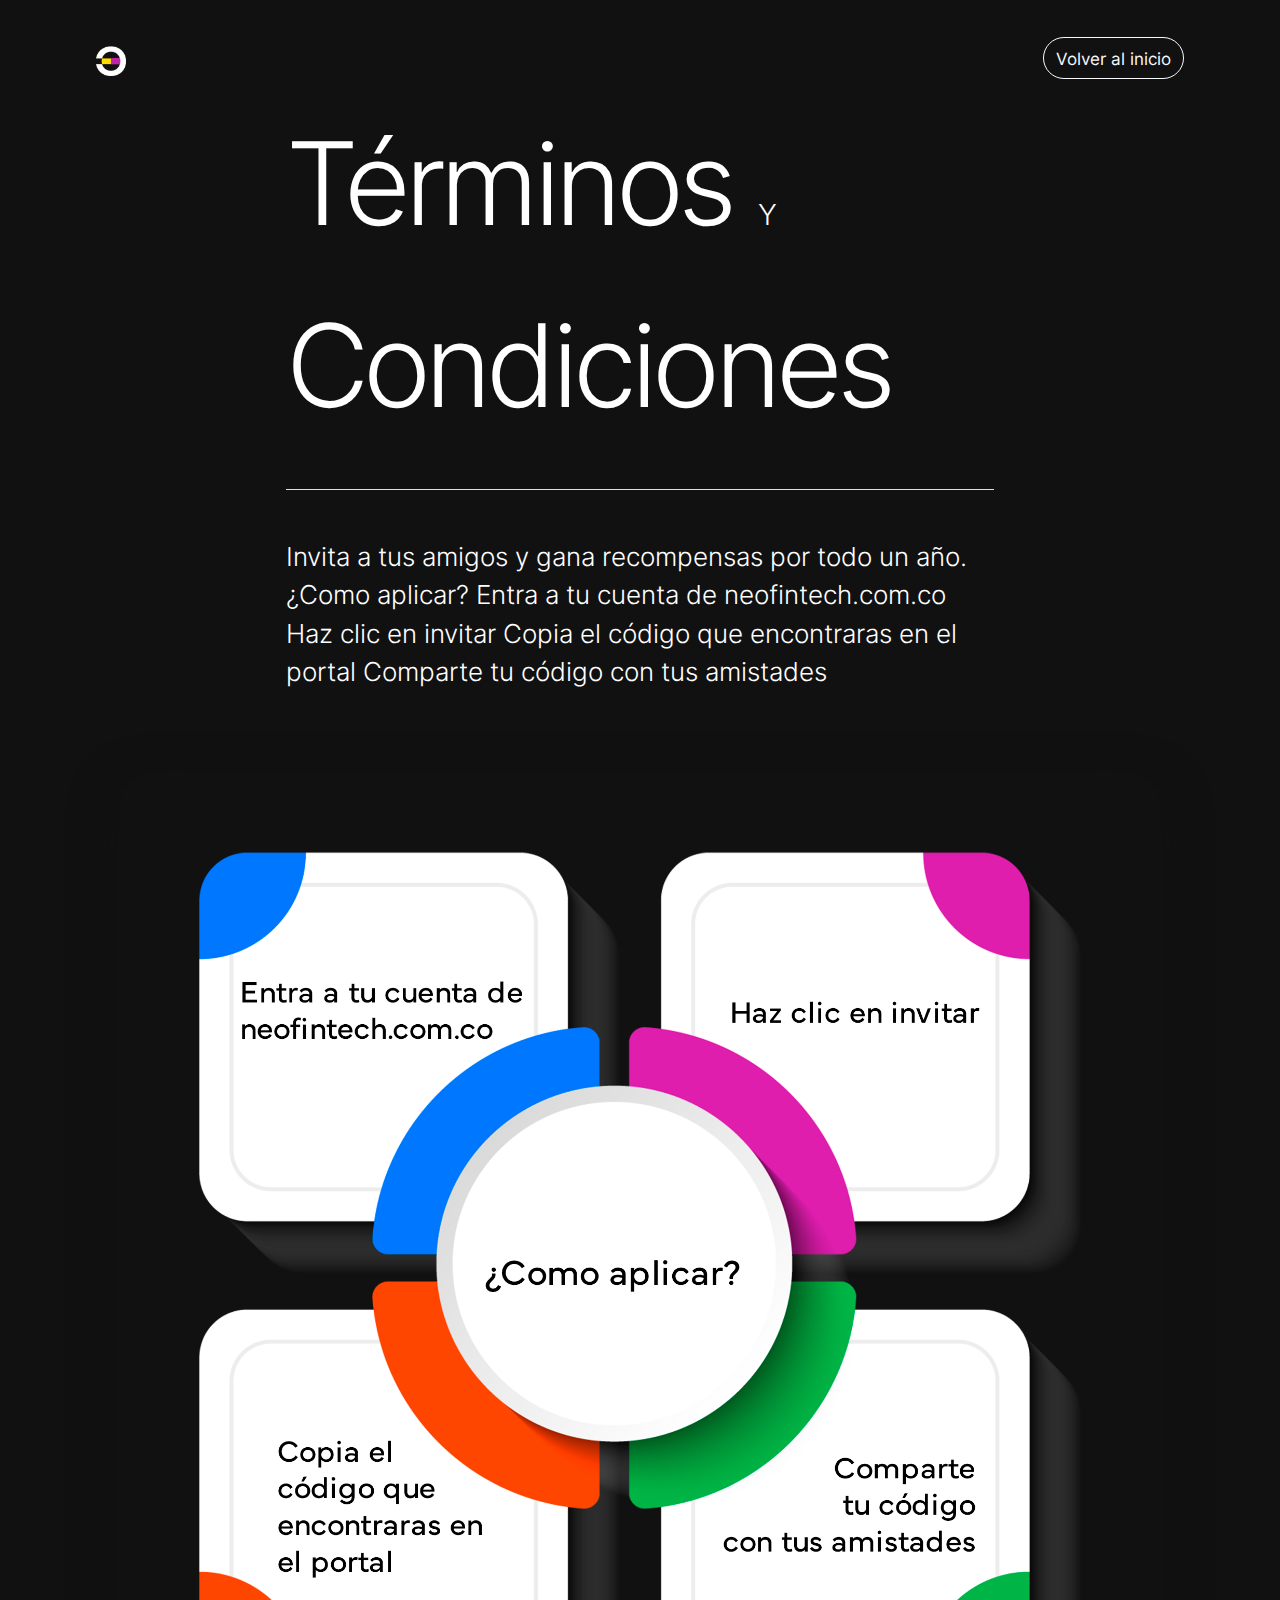
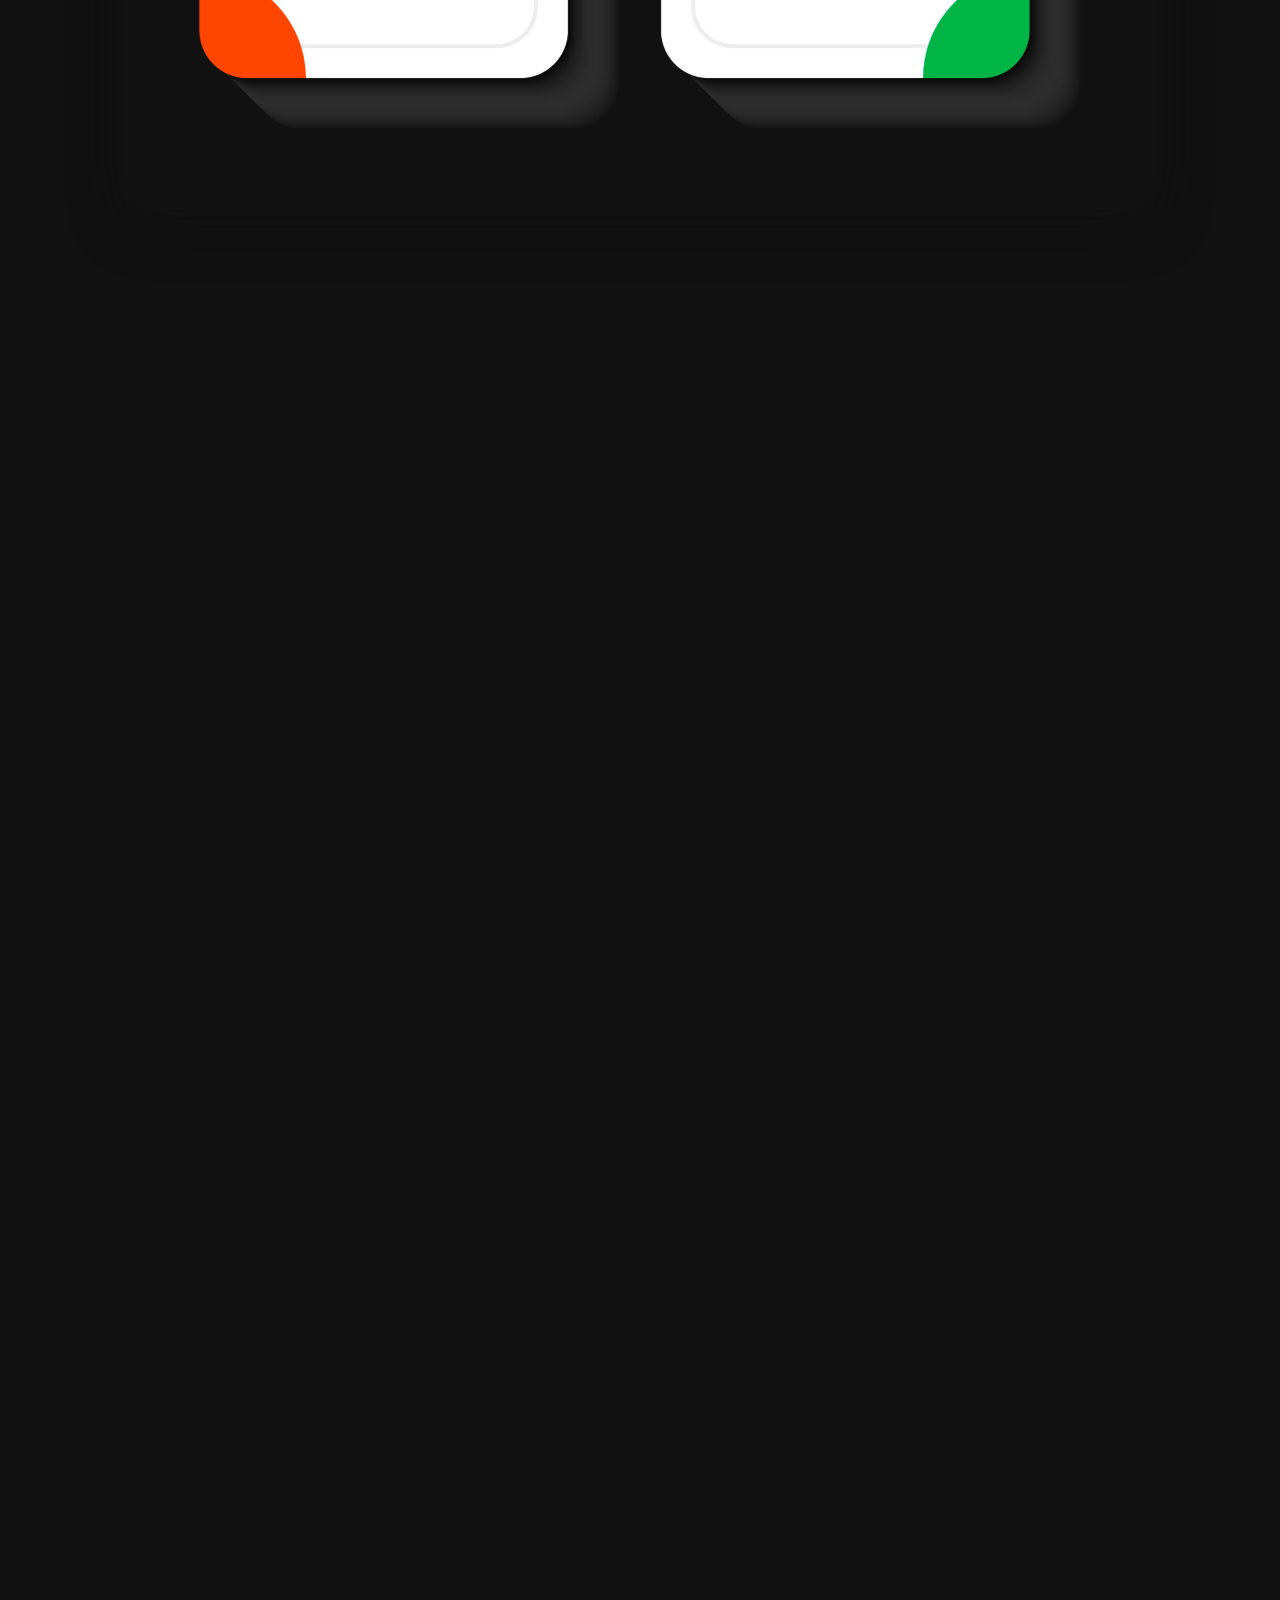
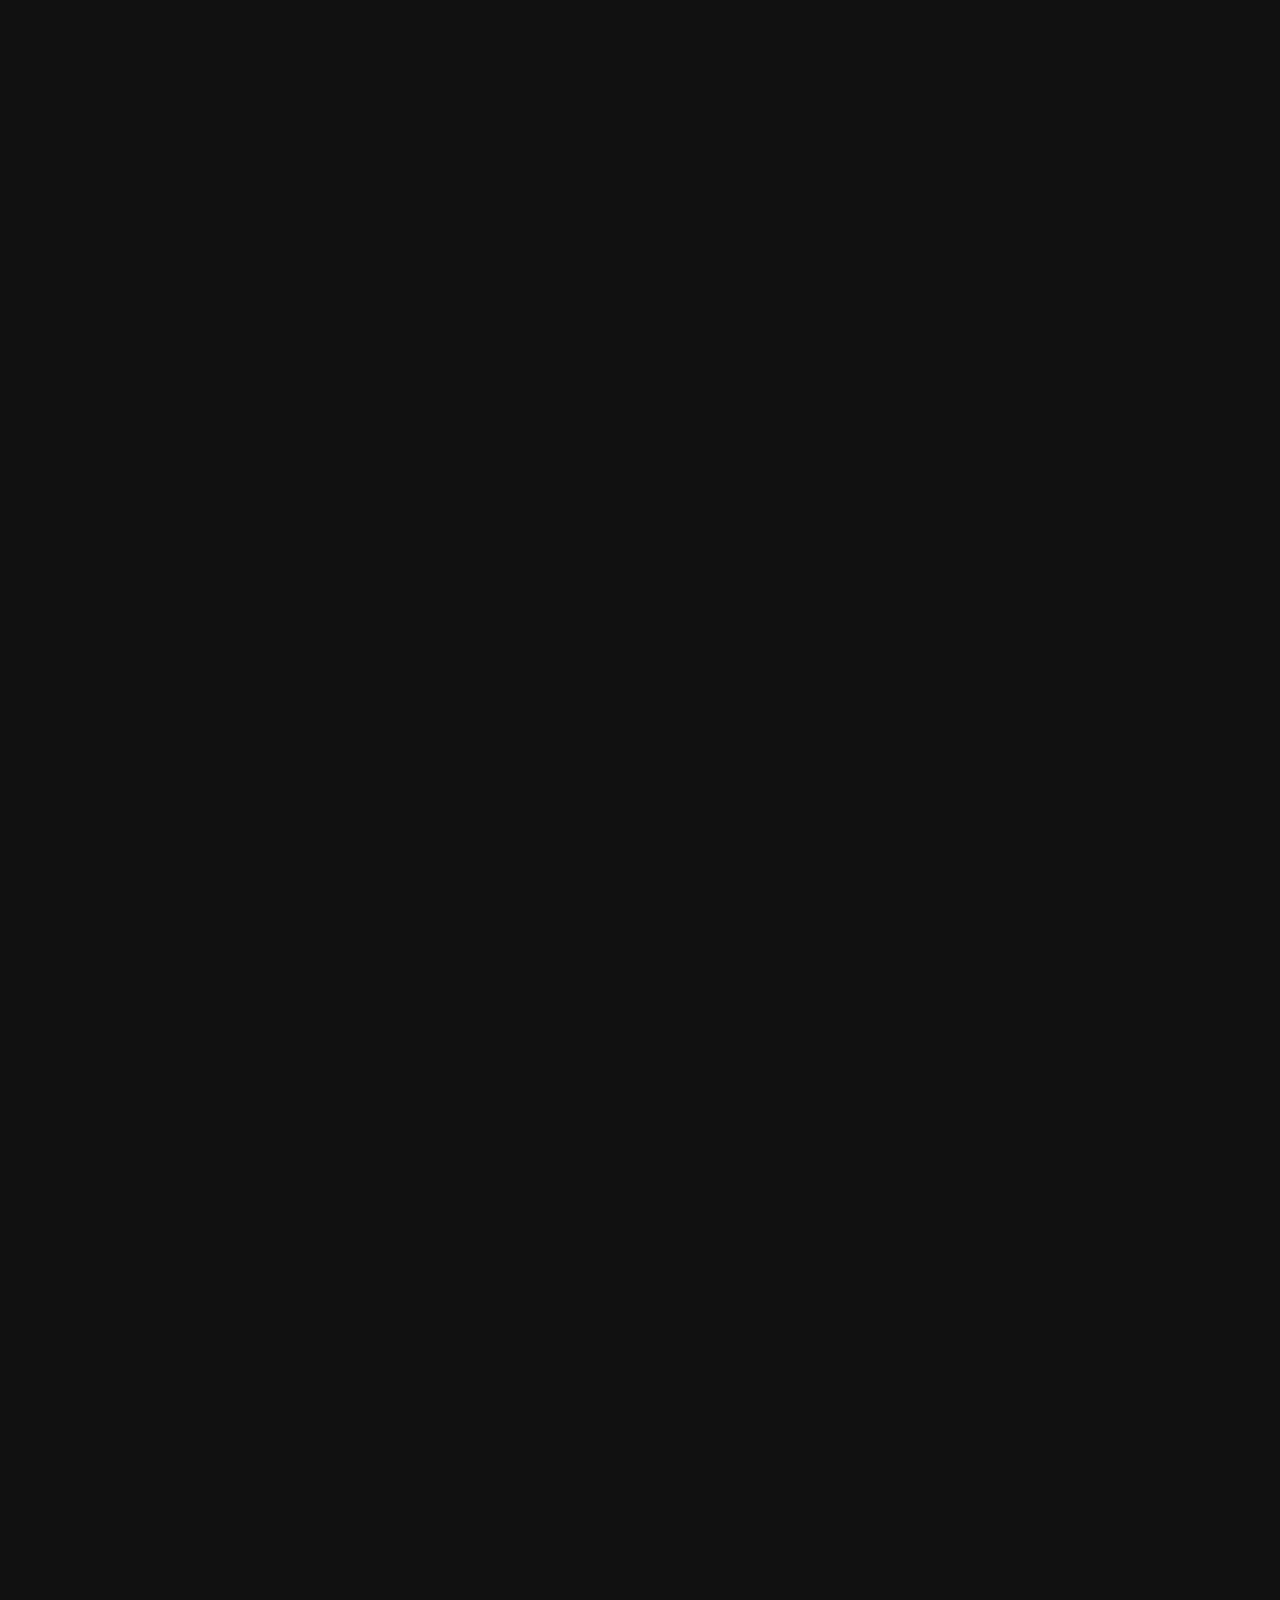
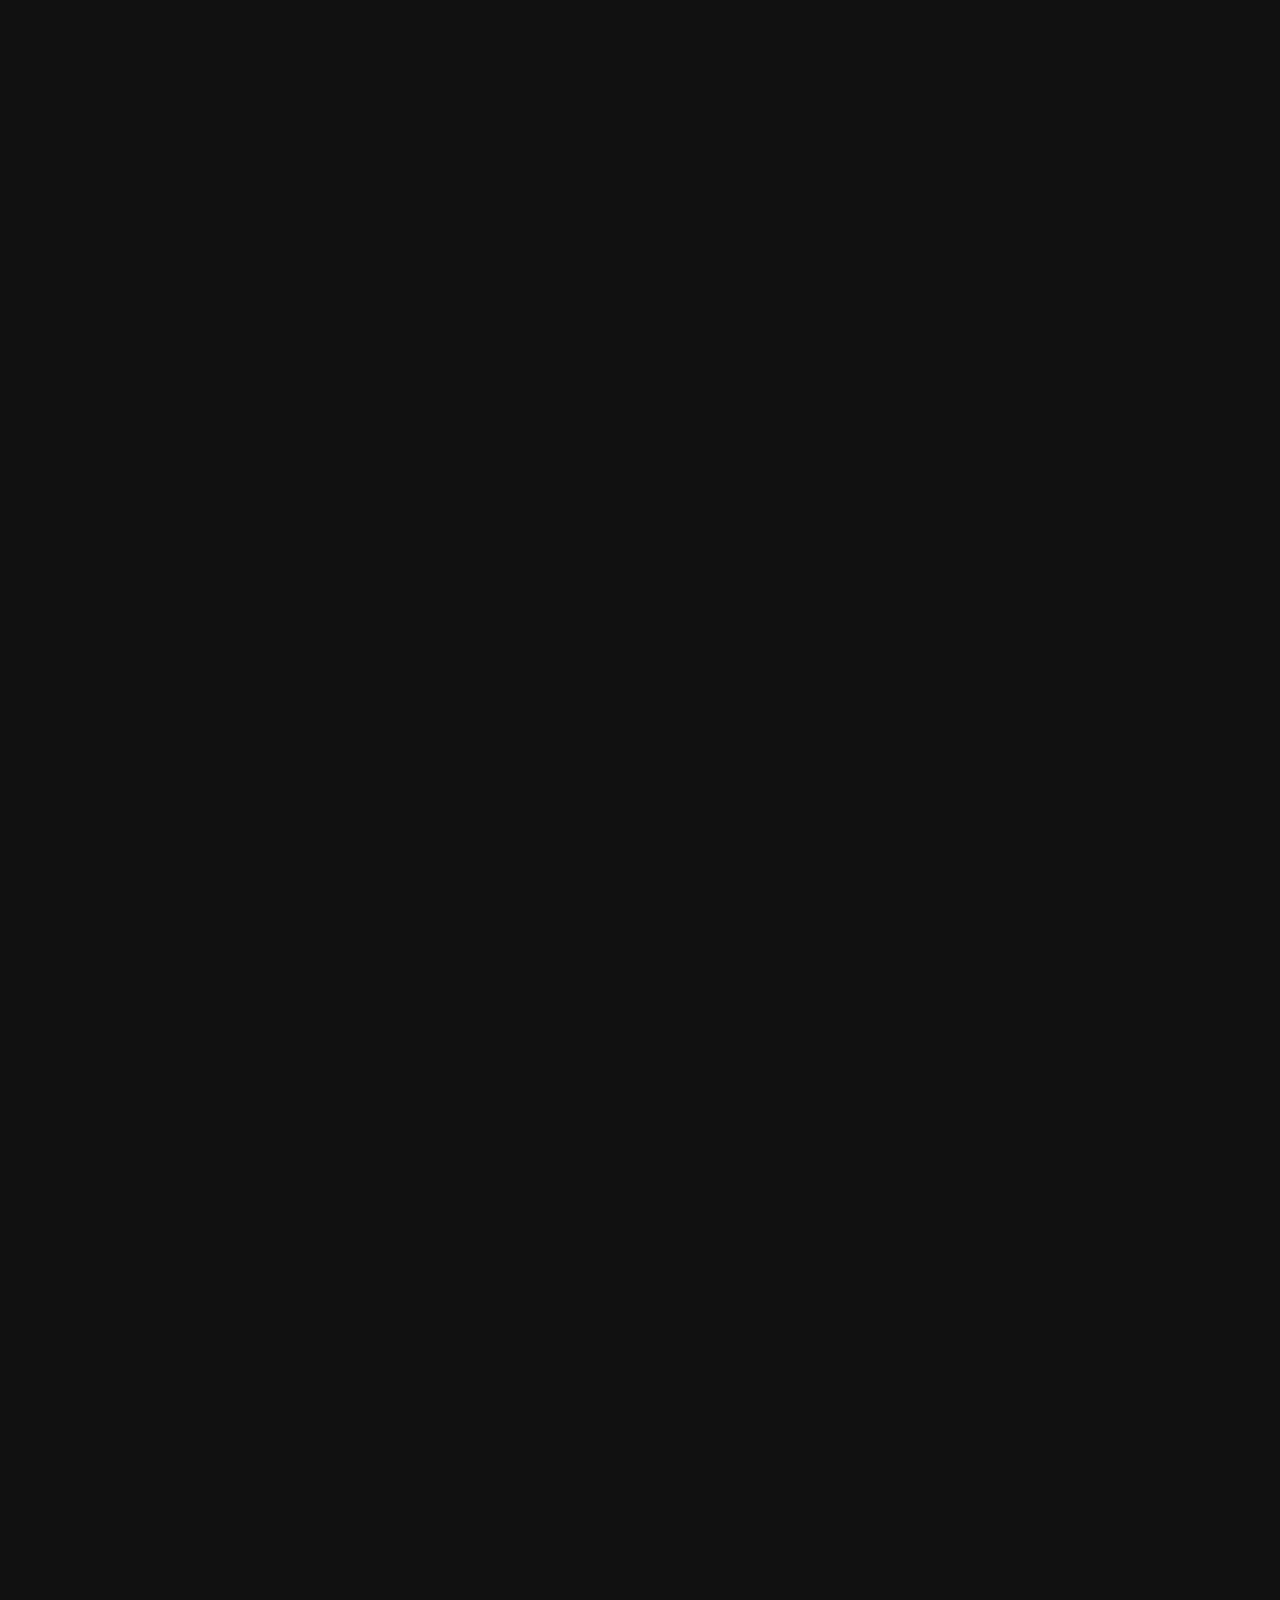
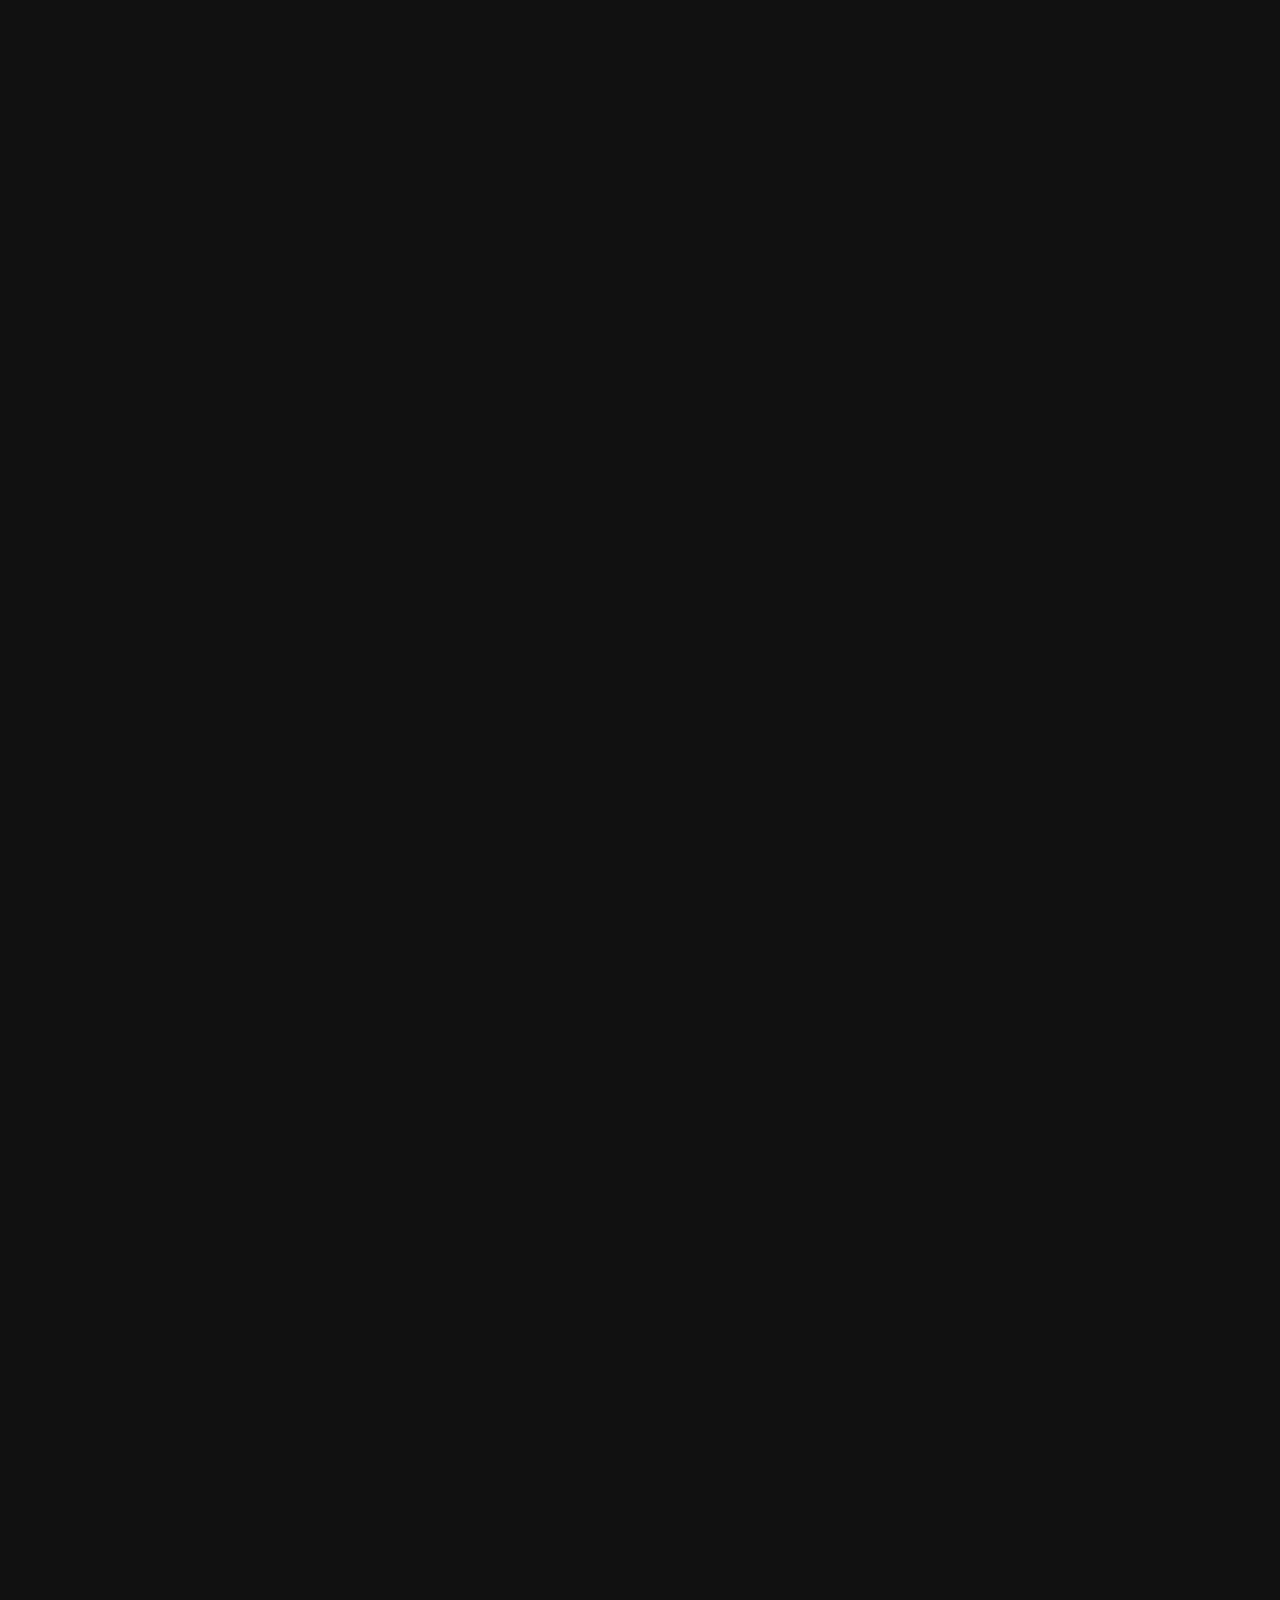
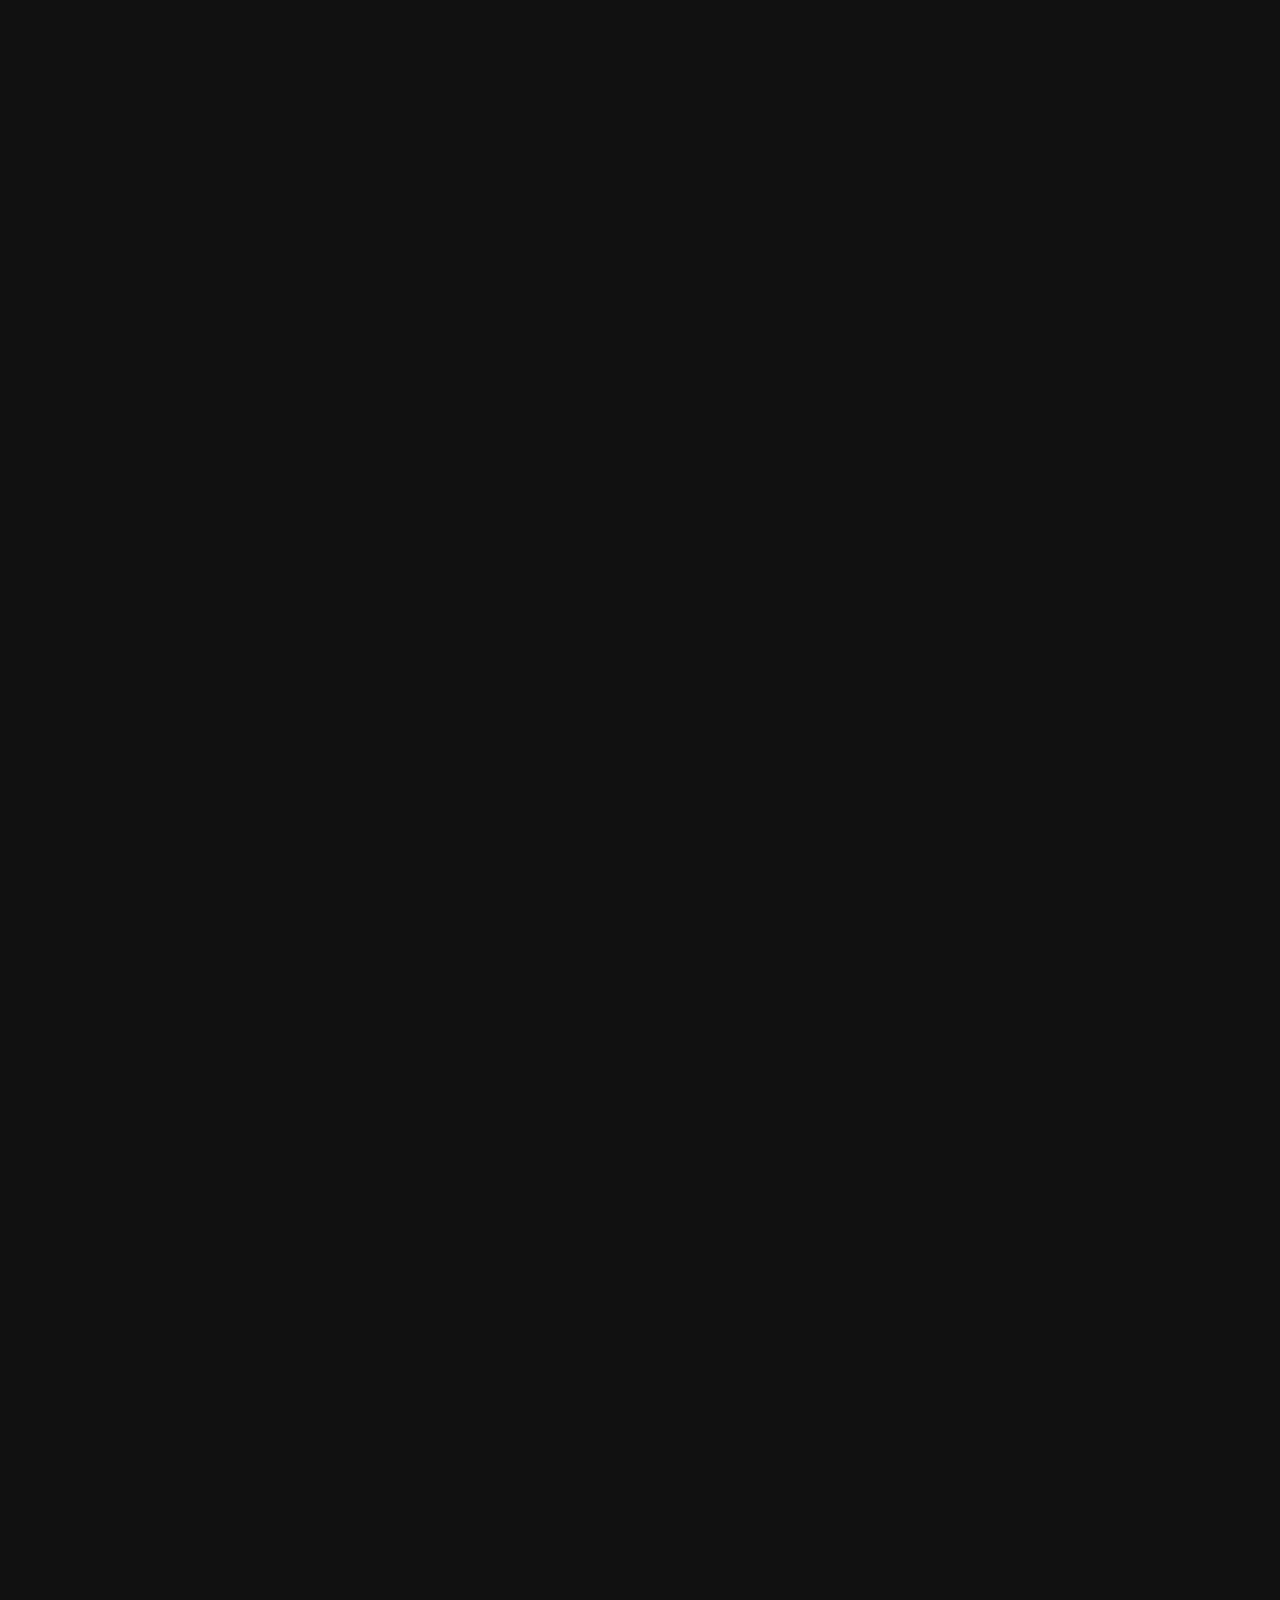
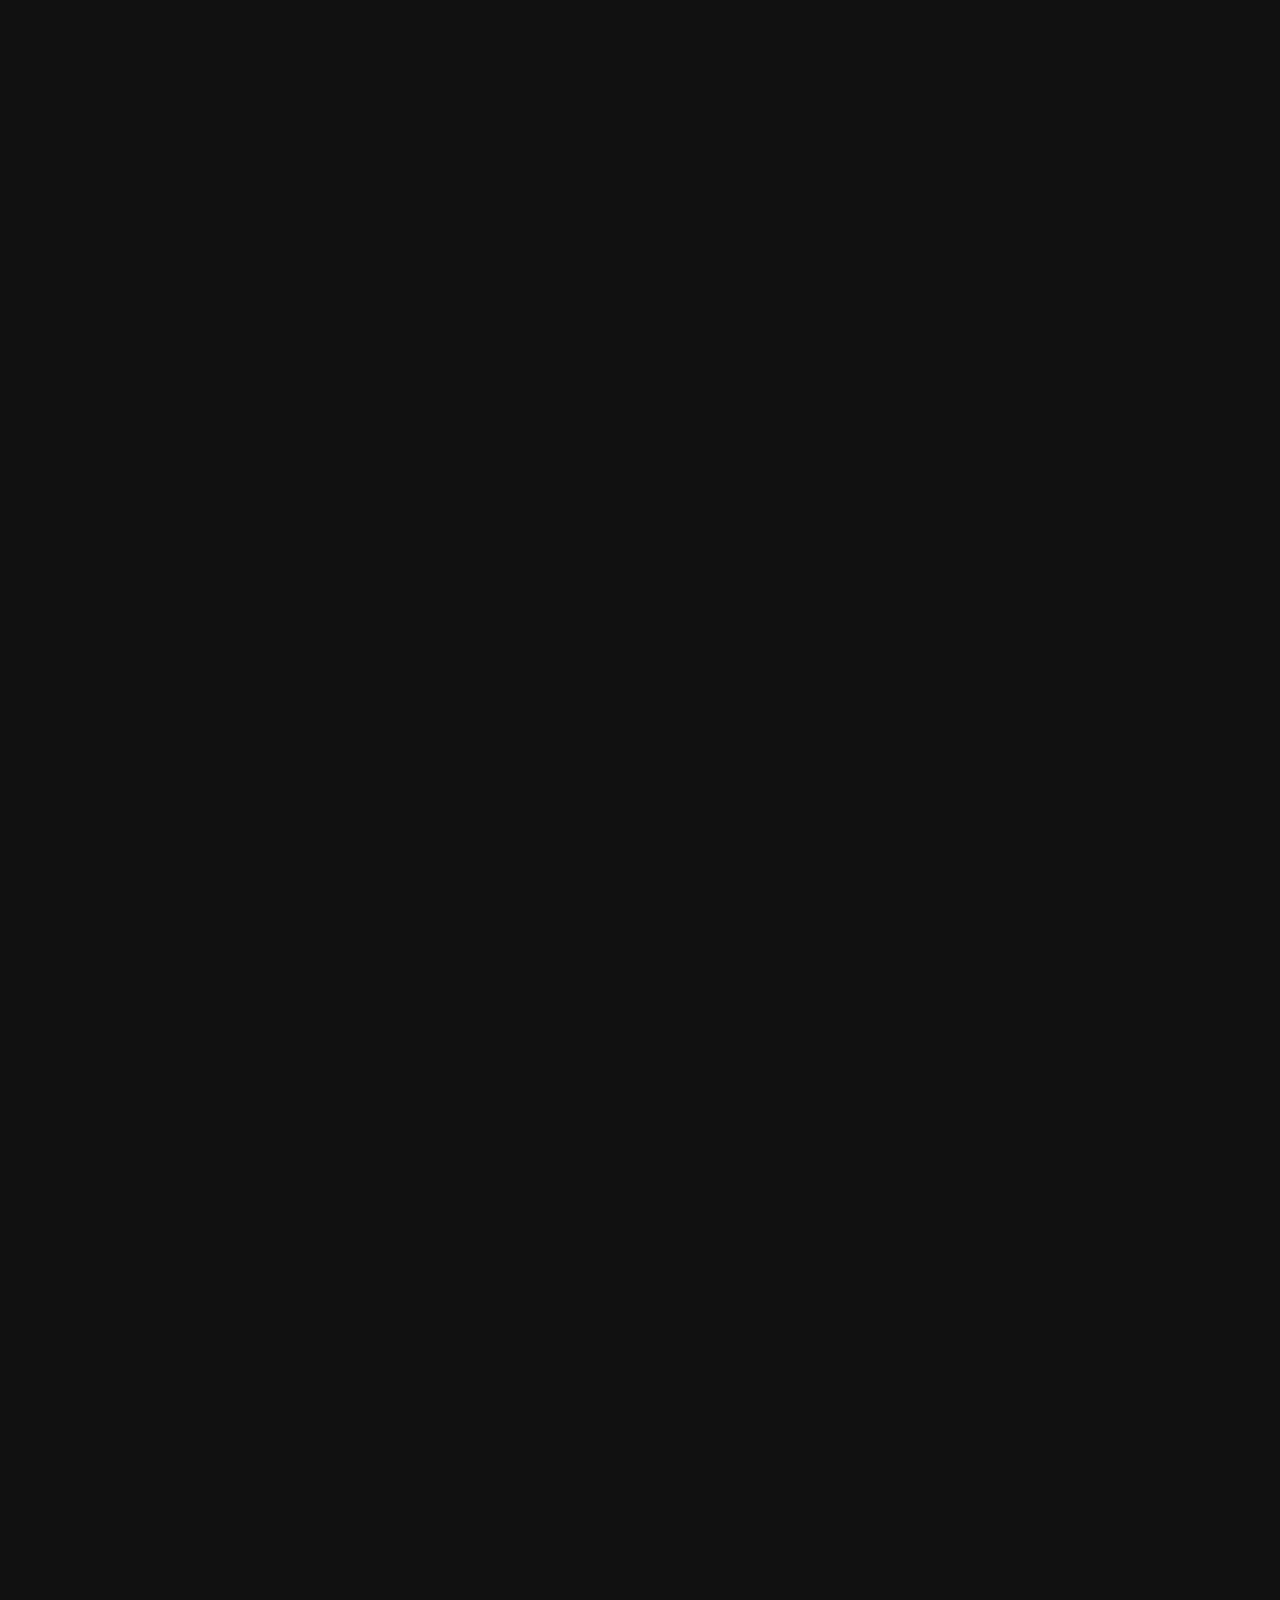
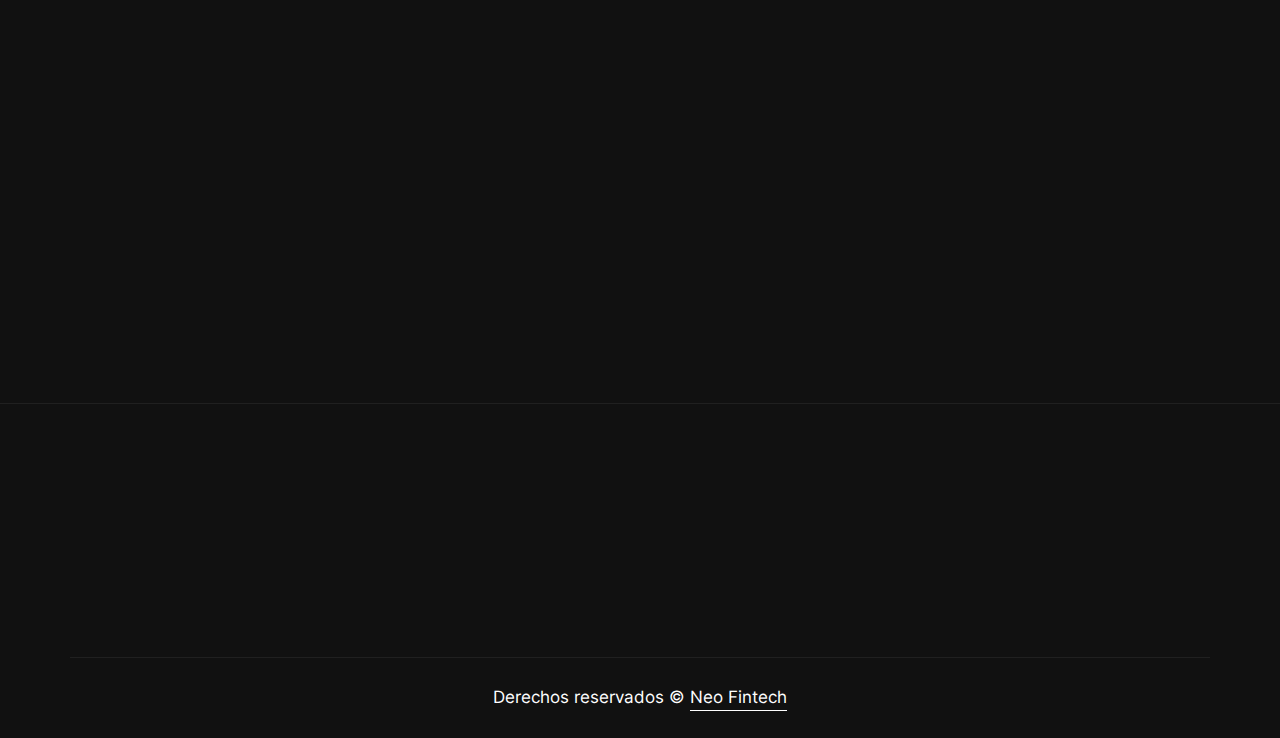
<file: legal.html>
<!doctype html>
<html class="h-100" lang="en">

<head>
  <meta charset="utf-8">
  <meta name="viewport" content="width=device-width,initial-scale=1,shrink-to-fit=no">
  <meta name="description" content="A well made and handcrafted Bootstrap 5 template">
  <link rel="apple-touch-icon" sizes="180x180" href="img/apple-touch-icon.png">
  <link rel="icon" type="image/png" sizes="32x32" href="img/favicon.ico">
  <link rel="icon" type="image/png" sizes="16x16" href="img/favicon.ico">
  <link rel="icon" type="image/png" sizes="96x96" href="img/favicon.ico">
  <meta name="author" content="Holger Koenemann">
  <meta name="generator" content="Eleventy v2.0.0">
  <meta name="HandheldFriendly" content="true">
  <title>Legal</title>
  <link rel="stylesheet" href="css/theme.min.css">

  <style>
    /* inter-300 - latin */
    @font-face {
      font-family: 'Inter';
      font-style: normal;
      font-weight: 300;
      font-display: swap;
      src: local(''),
        url('fonts/inter-v12-latin-300.woff2') format('woff2'),
        /* Chrome 26+, Opera 23+, Firefox 39+ */
        url('fonts/inter-v12-latin-300.woff') format('woff');
      /* Chrome 6+, Firefox 3.6+, IE 9+, Safari 5.1+ */
    }

    /* inter-400 - latin */
    @font-face {
      font-family: 'Inter';
      font-style: normal;
      font-weight: 400;
      font-display: swap;
      src: local(''),
        url('fonts/inter-v12-latin-regular.woff2') format('woff2'),
        /* Chrome 26+, Opera 23+, Firefox 39+ */
        url('fonts/inter-v12-latin-regular.woff') format('woff');
      /* Chrome 6+, Firefox 3.6+, IE 9+, Safari 5.1+ */
    }

    @font-face {
      font-family: 'Inter';
      font-style: normal;
      font-weight: 500;
      font-display: swap;
      src: local(''),
        url('fonts/inter-v12-latin-500.woff2') format('woff2'),
        /* Chrome 26+, Opera 23+, Firefox 39+ */
        url('fonts/inter-v12-latin-500.woff') format('woff');
      /* Chrome 6+, Firefox 3.6+, IE 9+, Safari 5.1+ */
    }

    @font-face {
      font-family: 'Inter';
      font-style: normal;
      font-weight: 700;
      font-display: swap;
      src: local(''),
        url('fonts/inter-v12-latin-700.woff2') format('woff2'),
        /* Chrome 26+, Opera 23+, Firefox 39+ */
        url('fonts/inter-v12-latin-700.woff') format('woff');
      /* Chrome 6+, Firefox 3.6+, IE 9+, Safari 5.1+ */
    }
  </style>


</head>

<body class="bg-black text-white mt-0" data-bs-spy="scroll" data-bs-target="#navScroll">

  <nav id="navScroll" class="navbar navbar-dark bg-black fixed-top px-vw-5" tabindex="0">
    <div class="container">
      <a class="navbar-brand pe-md-4 fs-4 col-12 col-md-auto " href="index.html">
        <img src="img/simbol.png" alt="" width="30px" height="30px">
      </a>


      <a href="index.html" aria-label="Download this template" class="btn btn-outline-light">
        <small>Volver al inicio</small>
      </a>
    </div>
  </nav>

  <main>
    <div class="container">
      <div class="row d-flex justify-content-center py-vh-5 pb-0">
        <div class="col-12 col-lg-10 col-xl-8">
          <div class="row">
            <div class="col-12">
              <!-- <h1 class="display-1 fw-bold">Condiciones de servicio de</h1> -->
              <h1 class="display-1 ">Términos
                <span class="fs-4">Y</span><br>
                Condiciones
              </h1>
              <p class="lead border-top pt-5 mt-5" data-aos="fade-up">Invita a tus amigos y gana recompensas por todo un
                año.
                ¿Como aplicar?
                Entra a tu cuenta de neofintech.com.co
                Haz clic en invitar
                Copia el código que encontraras en el portal
                Comparte tu código con tus amistades
                <br><br>
              </p>
            </div>
          </div>
        </div>
        <div class="row">
          <div class="col-12 py-vh-2">
            <img src="img/ingreso.png" width="1446" height="982" alt="abstract image"
              class="img-fluid position-relative rounded-5 shadow" data-aos="zoom-up">
          </div>
        </div>
        <div class="col-12 ">
          <div class="row d-flex align-items-start" data-aos="fade-right">
            <div class="col-12 col-lg-7">
              <h2 class="h3 mt-5 border-top pt-5"></h2>
              <p>NeoFintech.com.co SAS, NIT: 901660680, (en adelante también “neofintech.com.co”)
                propone los siguientes términos y condiciones (en adelante los “Términos y Condiciones”) para quienes
                estén interesados en participar del programa Partners de neofintech.com.co, actuando como “Partner”:


              </p>
            </div>

          </div>
          <div class="row d-flex align-items-start" data-aos="fade-right">
            <div class="col-12 col-lg-7">
              <h2 class="h3 mt-5 border-top pt-5">1. Introducción</h2>
              <p class="text-secondary">neofintech.com.co es una empresa de base tecnológica que presta servicios
                tecnológicos que actúa como intermediaria en la compra y venta de criptomonedas, ofreciendo una
                plataforma para realizar transacciones relacionadas con monedas virtuales, así como también una portal
                virtual donde los clientes de la empresa pueden guardar y visualizar sus criptomonedas. El Partner es
                una persona natural (física) que actualmente mantiene una cuenta verificada en neofintech.com.co, y que
                está interesada en mencionar los servicios de neofintech.com.co y su plataforma digital
                neofintech.com.co, a través de la promoción del funcionamiento de la misma, a posibles usuarios que a la
                fecha de ser contactados o directamente influenciados por el Partner mediante una acción previamente
                definida en los presentes Términos y Condiciones atribuible al mismo, no mantienen cuenta en
                neofintech.com.co (en adelante los “Potenciales Usuarios”). Por medio de los presentes Términos y
                Condiciones, neofintech.com.co describe las condiciones ofrecidas al Partner para que este mencione
                Potenciales Usuarios a neofintech.com.co El Partner acepta y se obliga a apegarse estrictamente a las
                condiciones y obligaciones contenidas en estos Términos y Condiciones para realizar la exposición.


              </p>
            </div>

          </div>

          <div class="row d-flex align-items-start" data-aos="fade-right">
            <div class="col-12 col-lg-7">
              <h2 class="h3 mt-5 border-top pt-5">2. Objeto del programa</h2>
              <p class="text-secondary">Neofintech.com.co autoriza al Partner a exponer a Potenciales Usuarios de
                Neofintech.com.co para que utilicen los servicios ofrecidos por Neofintech.com.co, recibiendo una
                retribución sobre la base de las transacciones efectivamente realizadas por los Usuarios Referidos,
                según se indica en el Anexo I del presente instrumento. La relación con el Partner no es exclusiva, por
                lo que Neofintech.com.co podrá autorizar a otros Partners o podrá operar en forma directa.
                <br><br>
                El Partner, solo referenciará Potenciales Usuarios que cumplan con las condiciones, idoneidad y
                especificaciones, que determine Neofintech.com.co y que no hayan sido previamente usuarios ya
                registrados en Neofintech.com.co.
                <br><br>
                El Partner hará sus actividades personalmente.
                <br><br>
                Se deja constancia que el Partner no es un mandatario ni un representante legal de Neofintech.com.co y
                que actúa, por lo tanto, por cuenta propia, por lo que sus acciones y afirmaciones respecto al uso de la
                plataforma son de su responsabilidad, y de ninguna manera serán vinculantes para Neofintech.com.co.
                <br><br>
                Neofintech.com.co no será considerada como agente o representante del Partner para ningún fin.
                <br><br>
                Neofintech.com.co eventualmente llegará a acuerdos contractuales apropiados con los Potenciales
                Usuarios, a nombre propio, y dichos acuerdos obligarán exclusivamente a Neofintech.com.co.
                <br><br>
                Neofintech.com.co decidirá libre y soberanamente y de acuerdo a sus propias políticas internas, los
                Potenciales Usuarios derivados por el Partner que aceptará como usuarios. La negativa de aceptar uno o
                más Potenciales Usuarios, no generará responsabilidad alguna para Neofintech.com.co y el Partner no
                tendrá derecho para hacer reclamo alguno al respecto. Tampoco tendrá derecho a cobrar comisión alguna
                respecto de Potenciales Usuarios no aceptados por Neofintech.com.co.
                <br><br>
                No se aceptará el referenciamiento de personas jurídicas, ni tampoco su actuación como Partners, salvo
                autorización expresa de Neofintech.com.co en contrario.
              </p>
            </div>

          </div>
          <div class="row d-flex align-items-start" data-aos="fade-right">
            <div class="col-12 col-lg-7">
              <h2 class="h3 mt-5 border-top pt-5">3. Plazo
              </h2>
              <p class="text-secondary">En caso de ser aceptados los presentes Términos y Condiciones, se establecerá
                una relación contractual de prestación de servicios entre Neofintech.com.co y el Partner, la que se
                mantendrá vigente por una duración indefinida desde que los mismos sean aceptados por el Partner. En
                caso de que a juicio exclusivo de Neofintech.com.co, el Partner incumpla alguna de las condiciones
                contenidas en el presente contrato, o incurra en alguna otra acción u omisión, o los Usuarios
                Referenciados por él incurran en alguna acción u omisión dolosa o fraudulenta tendiente a obtener en
                beneficio propio o de terceros la remuneración indicada en el Anexo I infringiendo los términos del
                presente contrato, Neofintech.com.co podrá poner término inmediato al mismo, notificando al Partner de
                esta decisión vía aviso escrito por correo electrónico.
                <br><br>
                Asimismo, el Partner podrá en cualquier momento manifestar su voluntad de no mantener la relación con al
                menos 30 días corridos de anticipación al término de la misma. El Partner reconoce que luego de
                finalizada la relación contractual, se extinguen sus derechos de recompensas no devengados a la fecha
                del término efectivo, aun cuando los Usuarios referidos por el Partner continúen realizando
                transacciones a través de la Plataforma.
              </p>
            </div>

          </div>
          <div class="row d-flex align-items-start" data-aos="fade-right">
            <div class="col-12 col-lg-7">
              <h2 class="h3 mt-5 border-top pt-5">4. Derechos y Obligaciones de Neofintech.com.co
              </h2>
              <p class="text-secondary">Serán obligaciones de Neofintech.com.co:
              <ol class="text-secondary">
                <li>
                  Implementar los códigos específicos para asignar al Partner y que este a su vez pueda indicar a los
                  Usuarios, y posibilitar el acceso a las Cuentas Neofintech.com.co de los Usuarios, y todo lo necesario
                  para que los Usuarios puedan hacer transacciones de forma efectiva. Los Usuarios que hayan sido
                  referidos no tendrán costos ni comisiones adicionales en razón de haber sido referidos por el Partner.
                </li>
                <br>
                <li>
                  Prestar soporte técnico a los Usuarios, a través de Internet, de acuerdo con los Términos y
                  Condiciones
                  de uso de la Plataforma.
                </li>
              </ol>

              <br><br>

              </p>
            </div>

          </div>
          <div class="row d-flex align-items-start" data-aos="fade-right">
            <div class="col-12 col-lg-7">
              <h2 class="h3 mt-5 border-top pt-5">5. Obligaciones del Partner
              </h2>
              <p class="text-secondary">Son obligaciones del Partner:
              <ol class="text-secondary">
                <li>
                  Promover la utilización de los servicios ofrecidos por la plataforma de Neofintech.com.co de acuerdo a
                  los presentes términos y condiciones.
                  En ningún caso, el Partner dará recomendaciones de asesoría financiera, hará oferta de instrumentos
                  financieros, entregará consejos de inversión en representación de Neofintech.com.co, ni intervendrá en
                  la decisión o realización de las operaciones u órdenes que realicen los usuarios referenciados dentro
                  de la plataforma, así como tampoco podrán tomar decisiones de abonos o retiros por cuenta de los
                  usuarios que por ser referenciados pasaron a ser usuarios de la plataforma de Neofintech.com.co
                  (“Usuarios Referenciados”).
                </li>
                <br>
                <li>
                  El Partner tiene conocimiento e informará a los Potenciales Usuarios acerca de la volatilidad y
                  riesgos de operar con criptomonedas, estando absolutamente prohibido efectuar ni otorgar garantías ni
                  promesas de rentabilidad, o de ningún otro tipo a los Usuarios referidos, tanto en cuanto a los
                  resultados de sus transacciones con criptomonedas como sobre la minimización de riesgos de volatilidad
                  y contraparte en las mismas.
                </li>
                <br>
                <li>
                  La pérdida del acceso a la cuenta de Neofintech.com.co de titularidad del Partner por parte del mismo,
                  por cualquier motivo, que no sea notificada inmediatamente a Neofintech.com.co, y que
                  consecuencialmente siga siendo utilizada por Neofintech.com.co para el pago de las recompensas
                  adeudadas al Partner, no dará derecho a este último para exigir un nuevo pago a otra dirección
                  indicada, entendiéndose cumplida la obligación de pago de Neofintech.com.co en la cuenta cuyo acceso
                  el Partner extravió.
                </li>
                <br>
                <li>
                  Neofintech.com.co aplicará todas las políticas de Conocimiento del Cliente, prevención de Lavado de
                  Activos y financiación del terrorismo al momento del registro de nuevos usuarios, incluyendo los
                  referidos por el Partner, y por ende existe la posibilidad que Neofintech.com.co rechace ciertos
                  clientes Potenciales Usuarios referenciados por el Partner, los suspenda o determine su baja
                  posteriormente por no aprobar dichas políticas, en cuyo caso Neofintech.com.co no tendrá
                  responsabilidad ninguna con el Partner ni con el Potencial Usuario rechazado.
                </li>
                <br>
                <li>
                  El Partner manifiesta conocer que (salvo que expresamente se le indique lo contrario) cualquier
                  información de Neofintech.com.co a cuyo conocimiento accede con motivo del programa para Partners,
                  forma parte del secreto comercial de Neofintech.com.co. El Partner se compromete a mantener absoluta
                  reserva respecto de todas y cada una de estas informaciones, constituyendo una condición esencial para
                  la relación contractual que nazca con la aceptación de estos Términos y Condiciones.
                </li>
                <br>
                <li>
                  El referenciamiento se deberá realizar exclusivamente contactando directamente a Potenciales Usuarios
                  que sean personas determinadas, verificando que estos últimos utilicen al momento de la creación de su
                  cuenta en Neofintech.com.co el código único en el formulario de registro determinado por
                  Neofintech.com.co para asociar un nuevo usuario referenciado a un Partner. Si el usuario referenciado
                  no ingresa el código único en el proceso de registro, al momento de crear su cuenta, no se considerará
                  como referenciado y no dará al Partner derecho a cobro de recompensa alguna.
                </li>
                <br>
                <li>
                  El Partner no podrá usar avisos pagados en redes sociales u otros medios de circulación masiva,
                  mencionando a Neofintech.com.co, ni publicar su enlace o código de Partner en buscadores online, en
                  redes sociales, ya sean estas personales o de terceros, en grupo de servicios de mensajería y en
                  ningún medio de comunicación masivo que permita que el Partner haga oferta de los servicios de
                  Neofintech.com.co a persona indeterminada salvo que tenga autorización escrita previa expresa de
                  Neofintech.com.co.
                </li>
                <br>
                <li>
                  El Partner tiene estrictamente prohibido realizar el proceso de creación de cuenta de los Potenciales
                  Usuarios en su nombre: el registro, los abonos, las transacciones y los rescates que se realicen en la
                  plataforma serán realizadas directamente por los usuarios referenciados, sin que el Partner partícipe
                  de dicho proceso.
                </li>
                <br>
                <li>
                  No podrá exhibir o utilizar en ninguna forma los nombres o abreviaciones de Neofintech.com.co y/o
                  ninguna parte de sus logotipos, marcas registradas, marcas de servicio o marcas comerciales, salvo que
                  esté debidamente autorizada por Neofintech.com.co.
                </li>

              </ol>



              <br><br>

              </p>
              <p class="text-secondary">
                En caso de que el Partner incumpla alguna de las obligaciones de este párrafo, especialmente los
                numerales
                1 y 2, que resulten en multas o sanciones a Neofintech.com.co, estará obligado a indemnizarlo y
                mantenerlo
                indemne, y libre de todo daño y perjuicio, reclamo, pérdida, penalidad, multa, costo, gasto y
                honorarios,
                de cualquier clase o naturaleza, presente o futuro, incluyendo cualquier gasto o costo legal, o de otro
                tipo.
              </p>
            </div>

          </div>

          <div class="row d-flex align-items-start" data-aos="fade-right">
            <div class="col-12 col-lg-7">
              <h2 class="h3 mt-5 border-top pt-5">6. Compensación al Partner</h2>
              <p class="text-secondary">Como única y total compensación, Neofintech.com.co entregará al Partner el
                porcentaje de recompensa que corresponda según el Anexo I, el que se encuentra referido a los cargos
                efectivamente percibidos por Neofintech.com.co por las Transacciones realizadas por los Potenciales
                Usuarios que sean aceptados por Neofintech.com.co; y que se calculará diariamente sobre el total de
                comisiones pagadas por el Usuario referido en dicho periodo de tiempo, siempre que la relación
                contractual originada de la aceptación de los presentes Términos y Condiciones se mantenga vigente y que
                dichas Transacciones sean realizadas por Usuarios registrados utilizando el código del Partner.
                Los montos a pagar, su forma de cálculo, periodicidad y el plazo de pago se especifican en el Anexo I.
                Para que se devengue la recompensa del Partner, los Usuarios referidos deben crear su cuenta en Cuenta
                Neofintech.com.co a través del acceso o link proporcionado por Neofintech.com.co al Partner.
                El Partner acepta que si el usuario referido no usara el link proporcionado indicado en el párrafo
                anterior para crear su cuenta, no quedará la misma asociada al Partner, por lo que no se calculará la
                eventual recompensa por transacción. <br><br>
                Cada parte será responsable por el cumplimiento de sus obligaciones tributarias por las remuneraciones
                correspondientes que se originen con motivo de este contrato. Sin perjuicio de lo anterior, y cumplidos
                los requisitos legales pertinentes, Neofintech.com.co podrá generar boletas de prestación de servicios
                de terceros electrónicas para el cumplimiento de cualquier obligación tributaria o fiscal pertinente.
                Con el objeto de cumplir con potenciales obligaciones de retención de honorarios, Neofintech.com.co
                podrá descontar el porcentaje legal de retención correspondiente a cada cuota a ser pagada al Partner,
                enterando la misma ante el Servicio de Impuestos Internos de forma mensual o anual, según corresponda.
                En caso de terminación del presente Contrato por incumplimiento del Partner de alguna de las condiciones
                establecidas en el mismo, corresponderá a Neofintech.com.co únicamente el pago de las eventuales
                comisiones adeudadas al mismo, de forma proporcional a la fecha de término del Contrato. Luego del
                término del Contrato, el Partner no continuará devengando comisiones por los usuarios o partícipes
                referenciados por el mismo. </p>
            </div>

          </div>

          <div class="row d-flex align-items-start" data-aos="fade-right">
            <div class="col-12 col-lg-7">
              <h2 class="h3 mt-5 border-top pt-5">7. Propiedad intelectual</h2>
              <p class="text-secondary">Neofintech.com.co garantiza que posee los derechos suficientes como para
                permitir las transacciones en el sitio web, Neofintech.com.co. El Partner previo a la utilización de
                material de la marca “Neofintech.com.co” que no sea suministrado por la empresa, deberá solicitar
                autorización a “Neofintech.com.co” (compartiendo dicho material). En caso de que “Neofintech.com.co” no
                autorice la utilización del material en cuestión, el Representante Comercial deberá abstenerse de
                utilizar la misma bajo apercibimiento de que “Neofintech.com.co” Inicie las acciones que correspondan.
                <br><br>
                El Partner previo a la utilización de material de la marca “Neofintech.com.co” que no sea suministrado
                por la empresa, deberá solicitar autorización a “Neofintech.com.co” (compartiendo dicho material). En
                caso de que “Neofintech.com.co” no autorice la utilización del material en cuestión, él Representante
                Comercial deberá abstenerse de usar la misma bajo apercibimiento de que “Neofintech.com.co” inicie las
                acciones que correspondan.
                <br><br>
                Se aclara que Neofintech.com.co no tiene propiedad intelectual sobre el criptoactivo que se
                comercializa, es decir, que el comportamiento, y el derecho de distribución no es gravable con IVA.
              </p>
            </div>

          </div>
          <div class="row d-flex align-items-start" data-aos="fade-right">
            <div class="col-12 col-lg-7">
              <h2 class="h3 mt-5 border-top pt-5">8. Disposiciones generales</h2>
              <ol class="text-secondary">
                <li>
                  Si alguna de las estipulaciones de esta Propuesta resultara inválida, tal invalidez no acarreará la
                  del resto de la misma, que permanecerá con plena fuerza y efecto.
                </li><br>
                <li>
                  La relación entre las partes es la de entidades independientes y no podrá en ninguna circunstancia ser
                  interpretada como una relación empleador/empleado, principal/agente, de asociación accidental, de
                  sociedad, o de cualquier otra forma. Asimismo, el Partner se compromete a mantener indemne a
                  Neofintech.com.co de cualquier reclamo judicial y/o extrajudicial que pudieran efectuar sus empleados
                  y/o dependientes.
                </li><br>
                <li>
                  Todas las notificaciones requeridas o permitidas, se efectuarán por email a las direcciones indicadas
                  oportunamente por las partes. Toda notificación de Neofintech.com.co al correo mencionado serán
                  consideradas válidas, en tanto no exista notificación de parte del Partner respecto de cambio de email
                  u otra circunstancia pertinente.
                </li><br>
                <li>
                  La aceptación de estos Términos y Condiciones considera, además, íntegramente la aceptación de los
                  términos y condiciones del servicio indicados en Neofintech.com.co.
                </li>
              </ol>
            </div>

          </div>




        </div>
      </div>

    </div>

  </main>

  <footer class="bg-black border-top border-dark">
    <div class="container py-vh-4 text-secondary fw-lighter">
      <div class="row">
        <div class="col-12 col-lg-5 py-4 text-center text-lg-start">
          <a class="navbar-brand pe-md-4 fs-4 col-12 col-md-auto text-center" href="index.html">

            <span class="ms-md-1 mt-1 fw-bolder me-md-5"></span>
          </a>

        </div>



      </div>
    </div>
    </div>
    <div class="container text-center small py-vh-2 border-top border-dark">Derechos reservados ©
      <a href="https://neofintech.com.co/" class="link-fancy link-fancy-light" target="_blank"> Neo Fintech</a>
    </div>
  </footer>








  <script src="js/bootstrap.bundle.min.js"></script>
  <script src="js/aos.js"></script>
  <script>
    AOS.init({
      duration: 800, // values from 0 to 3000, with step 50ms
    });
  </script>
  <script>
    let scrollpos = window.scrollY
    const header = document.querySelector(".navbar")
    const header_height = header.offsetHeight

    const add_class_on_scroll = () => header.classList.add("scrolled", "shadow-sm")
    const remove_class_on_scroll = () => header.classList.remove("scrolled", "shadow-sm")

    window.addEventListener('scroll', function () {
      scrollpos = window.scrollY;

      if (scrollpos >= header_height) { add_class_on_scroll() }
      else { remove_class_on_scroll() }

      console.log(scrollpos)
    })
  </script>

</body>

</html>
</file>
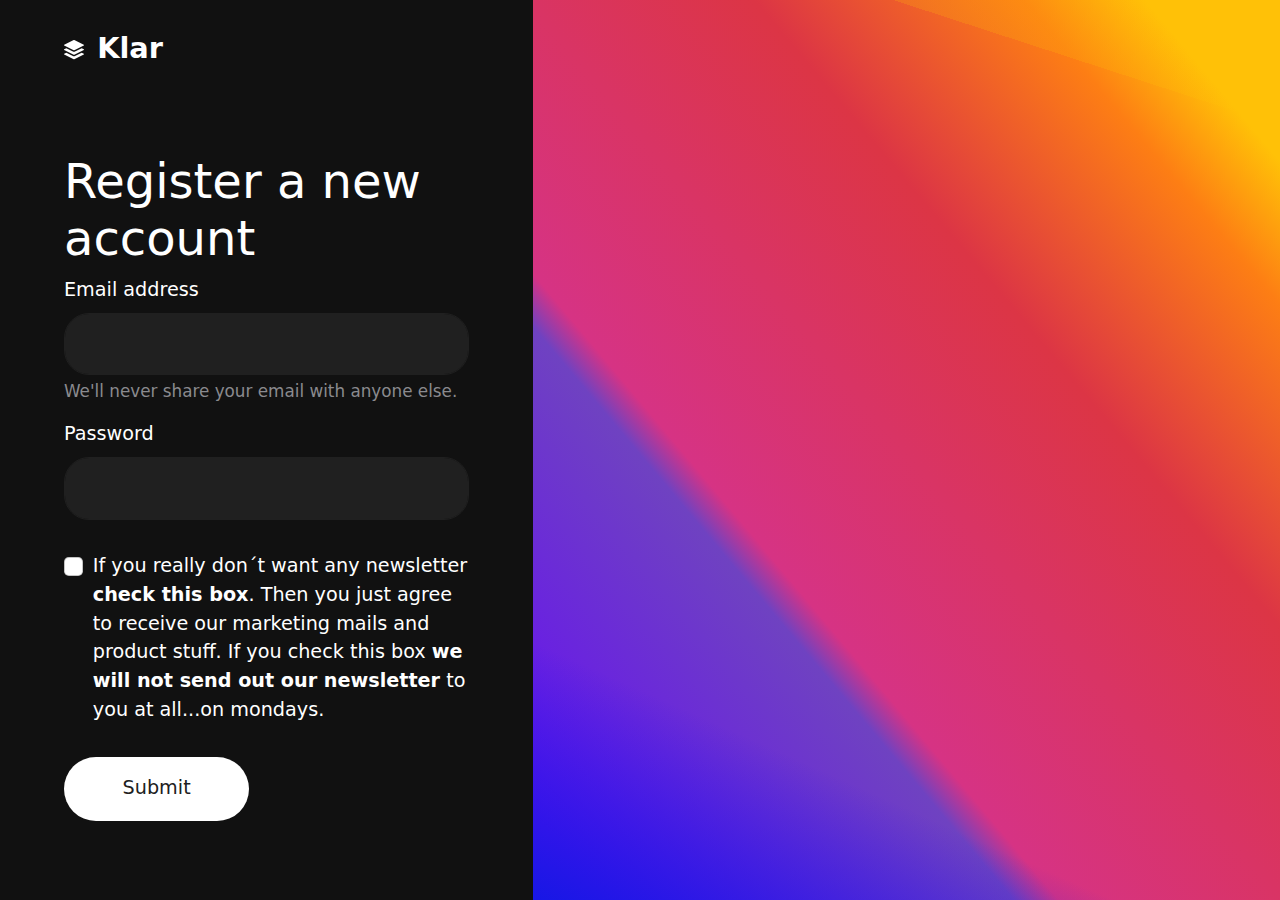
<file: system.html>
<!doctype html>
<html class="h-100" lang="en">

  <head>
      <meta charset="utf-8">
  <meta name="viewport" content="width=device-width,initial-scale=1,shrink-to-fit=no">
  <meta name="description" content="A well made and handcrafted Bootstrap 5 template">
  <link rel="apple-touch-icon" sizes="180x180" href="img/apple-touch-icon.png">
  <link rel="icon" type="image/png" sizes="32x32" href="img/favicon-32x32.png">
  <link rel="icon" type="image/png" sizes="16x16" href="img/favicon-16x16.png">
  <link rel="icon" type="image/png" sizes="96x96" href="img/favicon.png">
  <meta name="author" content="Holger Koenemann">
  <meta name="generator" content="Eleventy v2.0.0">
  <meta name="HandheldFriendly" content="true">
  <title>Register a new account</title>
  <link rel="stylesheet" href="css/theme.min.css">


  </head>

  <body class="d-flex h-100 w-100 bg-black text-white" data-bs-spy="scroll" data-bs-target="#navScroll">

    <div class="h-100 container-fluid">
      <div class="h-100 row d-flex align-items-stretch">
        
          <div class="col-12 col-md-7 col-lg-6 col-xl-5 d-flex align-items-start flex-column px-vw-5">
          
            <header class="mb-auto py-vh-2 col-12">
              <a class="navbar-brand pe-md-4 fs-4 col-12 col-md-auto text-center" href="index.html">
  <svg xmlns="http://www.w3.org/2000/svg" width="20" height="20" fill="currentColor" class="bi bi-stack" viewBox="0 0 16 16">
    <path d="m14.12 10.163 1.715.858c.22.11.22.424 0 .534L8.267 15.34a.598.598 0 0 1-.534 0L.165 11.555a.299.299 0 0 1 0-.534l1.716-.858 5.317 2.659c.505.252 1.1.252 1.604 0l5.317-2.66zM7.733.063a.598.598 0 0 1 .534 0l7.568 3.784a.3.3 0 0 1 0 .535L8.267 8.165a.598.598 0 0 1-.534 0L.165 4.382a.299.299 0 0 1 0-.535L7.733.063z"/>
    <path d="m14.12 6.576 1.715.858c.22.11.22.424 0 .534l-7.568 3.784a.598.598 0 0 1-.534 0L.165 7.968a.299.299 0 0 1 0-.534l1.716-.858 5.317 2.659c.505.252 1.1.252 1.604 0l5.317-2.659z"/>
  </svg>
  <span class="ms-md-1 mt-1 fw-bolder me-md-5">Klar</span>
</a>

            </header>
            <main class="mb-auto col-12">
              <h1>Register a new account</h1>
              
<form class="row">
  <div class="col-12">
  <div class="mb-3">
    <label for="exampleInputEmail1" class="form-label">Email address</label>
    <input type="email" class="form-control form-control-lg bg-gray-800 border-dark" id="exampleInputEmail1" aria-describedby="emailHelp">
    <div id="emailHelp" class="form-text">We'll never share your email with anyone else.</div>
  </div>
  <div class="mb-3">
    <label for="exampleInputPassword1" class="form-label">Password</label>
    <input type="password" class="form-control form-control-lg bg-gray-800 border-dark" id="exampleInputPassword1">
  </div>
  <div class="mb-3 form-check py-3">
    <input type="checkbox" class="form-check-input" id="exampleCheck1">
    <label class="form-check-label" for="exampleCheck1">If you really don´t want any newsletter <strong>check this box</strong>. Then you just agree to receive our marketing mails and product stuff. If you check this box <strong>we will not send out our newsletter</strong> to you at all...on mondays.</label>
  </div>
  <button type="submit" class="btn btn-white btn-xl mb-4">Submit</button>
</div>
</form>

            </main>
          </div>
          
            <div class="col-12 col-md-5 col-lg-6 col-xl-7 gradient"></div>
          
        </div>

      </div></body>
    </html>
</file>
<file: css/theme.min.css>
/*!
   * Bootstrap  v5.2.1 (https://getbootstrap.com/)
   * Copyright 2011-2022 The Bootstrap Authors
   * Copyright 2011-2022 Twitter, Inc.
   * Licensed under MIT (https://github.com/twbs/bootstrap/blob/main/LICENSE)
   */
:root {
   --bs-blue: #1717e5;
   --bs-indigo: #6610f2;
   --bs-purple: #6f42c1;
   --bs-pink: #d63384;
   --bs-red: #dc3545;
   --bs-orange: #fd7e14;
   --bs-yellow: #ffc107;
   --bs-green: #198754;
   --bs-teal: #20c997;
   --bs-cyan: #0dcaf0;
   --bs-white: #fff;
   --bs-gray: #8a8a8e;
   --bs-gray-dark: #343a40;
   --bs-gray-100: #f8f9fa;
   --bs-gray-200: #e9ecef;
   --bs-gray-300: #dee2e6;
   --bs-gray-400: #ced4da;
   --bs-gray-500: #adb5bd;
   --bs-gray-600: #8a8a8e;
   --bs-gray-700: #495057;
   --bs-gray-800: #343a40;
   --bs-gray-900: #202020;
   --bs-primary: #1717e5;
   --bs-secondary: #8a8a8e;
   --bs-success: #198754;
   --bs-info: #0dcaf0;
   --bs-warning: #ffc107;
   --bs-danger: #dc3545;
   --bs-light: #f8f9fa;
   --bs-dark: #202020;
   --bs-primary-rgb: 23, 23, 229;
   --bs-secondary-rgb: 138, 138, 142;
   --bs-success-rgb: 25, 135, 84;
   --bs-info-rgb: 13, 202, 240;
   --bs-warning-rgb: 255, 193, 7;
   --bs-danger-rgb: 220, 53, 69;
   --bs-light-rgb: 248, 249, 250;
   --bs-dark-rgb: 32, 32, 32;
   --bs-white-rgb: 255, 255, 255;
   --bs-black-rgb: 17, 17, 17;
   --bs-body-color-rgb: 32, 32, 32;
   --bs-body-bg-rgb: 255, 255, 255;
   --bs-font-sans-serif: "Inter", system-ui, -apple-system, "Segoe UI", Roboto, "Helvetica Neue", Arial, "Noto Sans", sans-serif, "Apple Color Emoji", "Segoe UI Emoji", "Segoe UI Symbol", "Noto Color Emoji";
   --bs-font-monospace: SFMono-Regular, Menlo, Monaco, Consolas, "Liberation Mono", "Courier New", monospace;
   --bs-gradient: linear-gradient(180deg, rgba(255, 255, 255, 0.15), rgba(255, 255, 255, 0));
   --bs-body-font-family: var(--bs-font-sans-serif);
   --bs-body-font-size: 1.2rem;
   --bs-body-font-weight: 400;
   --bs-body-line-height: 1.5;
   --bs-body-color: #202020;
   --bs-body-bg: #fff;
   --bs-border-width: 1px;
   --bs-border-style: solid;
   --bs-border-color: #dee2e6;
   --bs-border-color-translucent: rgba(17, 17, 17, 0.175);
   --bs-border-radius: 0.375rem;
   --bs-border-radius-sm: 0.25rem;
   --bs-border-radius-lg: 0.5rem;
   --bs-border-radius-xl: 1rem;
   --bs-border-radius-2xl: 2rem;
   --bs-border-radius-pill: 50rem;
   --bs-link-color: #1717e5;
   --bs-link-hover-color: #1212b7;
   --bs-code-color: #d63384;
   --bs-highlight-bg: #fff3cd
}

*,
::after,
::before {
   box-sizing: border-box
}

@media (prefers-reduced-motion:no-preference) {
   :root {
      scroll-behavior: smooth
   }
}

body {
   margin: 0;
   font-family: var(--bs-body-font-family);
   font-size: var(--bs-body-font-size);
   font-weight: var(--bs-body-font-weight);
   line-height: var(--bs-body-line-height);
   color: var(--bs-body-color);
   text-align: var(--bs-body-text-align);
   background-color: var(--bs-body-bg);
   -webkit-text-size-adjust: 100%;
   -webkit-tap-highlight-color: rgba(17, 17, 17, 0);

}

.h1,
.h2,
.h3,
.h4,
.h5,
.h6,
h1,
h2,
h3,
h4,
h5,
h6 {
   margin-top: 0;
   margin-bottom: .5rem;
   font-weight: 500;
   line-height: 1.2
}

.h1,
h1 {
   font-size: calc(1.425rem + 2.1vw)
}

@media (min-width:1200px) {

   .h1,
   h1 {
      font-size: 3rem
   }
}

.h2,
h2 {
   font-size: calc(1.365rem + 1.38vw)
}

@media (min-width:1200px) {

   .h2,
   h2 {
      font-size: 2.4rem
   }
}

.h3,
h3 {
   font-size: calc(1.335rem + 1.02vw)
}

@media (min-width:1200px) {

   .h3,
   h3 {
      font-size: 2.1rem
   }
}

.h4,
h4 {
   font-size: calc(1.305rem + .66vw)
}

@media (min-width:1200px) {

   .h4,
   h4 {
      font-size: 1.8rem
   }
}

.h5,
h5 {
   font-size: calc(1.275rem + .3vw)
}

@media (min-width:1200px) {

   .h5,
   h5 {
      font-size: 1.5rem
   }
}

.h6,
h6 {
   font-size: 1.2rem
}

p {
   margin-top: 0;
   margin-bottom: 1rem
}

address {
   margin-bottom: 1rem;
   font-style: normal;
   line-height: inherit
}

ul {
   padding-left: 2rem
}

ul {
   margin-top: 0;
   margin-bottom: 1rem
}

ul ul {
   margin-bottom: 0
}

strong {
   font-weight: bolder
}

.small,
small {
   font-size: .875em
}

a {
   color: var(--bs-link-color);
   text-decoration: underline
}

a:hover {
   color: var(--bs-link-hover-color)
}

a:not([href]):not([class]),
a:not([href]):not([class]):hover {
   color: inherit;
   text-decoration: none
}

img,
svg {
   vertical-align: middle
}

label {
   display: inline-block
}

button {
   border-radius: 0
}

button:focus:not(:focus-visible) {
   outline: 0
}

button,
input {
   margin: 0;
   font-family: inherit;
   font-size: inherit;
   line-height: inherit
}

button {
   text-transform: none
}

[type=button],
[type=submit],
button {
   -webkit-appearance: button
}

[type=button]:not(:disabled),
[type=submit]:not(:disabled),
button:not(:disabled) {
   cursor: pointer
}

::-moz-focus-inner {
   padding: 0;
   border-style: none
}

::-webkit-datetime-edit-day-field,
::-webkit-datetime-edit-fields-wrapper,
::-webkit-datetime-edit-hour-field,
::-webkit-datetime-edit-minute,
::-webkit-datetime-edit-month-field,
::-webkit-datetime-edit-text,
::-webkit-datetime-edit-year-field {
   padding: 0
}

::-webkit-inner-spin-button {
   height: auto
}

::-webkit-search-decoration {
   -webkit-appearance: none
}

::-webkit-color-swatch-wrapper {
   padding: 0
}

::file-selector-button {
   font: inherit;
   -webkit-appearance: button
}

.lead {
   font-size: calc(1.2846rem + .4152vw);
   font-weight: 300
}

@media (min-width:1200px) {
   .lead {
      font-size: 1.596rem
   }
}

.display-1 {
   font-size: calc(1.625rem + 4.5vw);
   font-weight: 300;
   line-height: 1.2
}

@media (min-width:1200px) {
   .display-1 {
      font-size: 5rem
   }
}

.display-4 {
   font-size: calc(1.475rem + 2.7vw);
   font-weight: 300;
   line-height: 1.2
}

@media (min-width:1200px) {
   .display-4 {
      font-size: 3.5rem
   }
}

.img-fluid {
   max-width: 100%;
   height: auto;

}

.container,
.container-fluid {
   --bs-gutter-x: 4vw;
   --bs-gutter-y: 0;
   width: 100%;
   padding-right: calc(var(--bs-gutter-x) * .5);
   padding-left: calc(var(--bs-gutter-x) * .5);
   margin-right: auto;
   margin-left: auto
}

@media (min-width:576px) {
   .container {
      max-width: 540px
   }
}

@media (min-width:768px) {
   .container {
      max-width: 720px
   }
}

@media (min-width:992px) {
   .container {
      max-width: 960px
   }
}

@media (min-width:1200px) {
   .container {
      max-width: 1140px
   }
}

@media (min-width:1680px) {
   .container {
      max-width: 1600px
   }
}

.row {
   --bs-gutter-x: 4vw;
   --bs-gutter-y: 0;
   display: flex;
   flex-wrap: wrap;
   margin-top: calc(-1 * var(--bs-gutter-y));
   margin-right: calc(-.5 * var(--bs-gutter-x));
   margin-left: calc(-.5 * var(--bs-gutter-x))
}

.row>* {
   flex-shrink: 0;
   width: 100%;
   max-width: 100%;
   padding-right: calc(var(--bs-gutter-x) * .5);
   padding-left: calc(var(--bs-gutter-x) * .5);
   margin-top: var(--bs-gutter-y)
}

.col {
   flex: 1 0 0%
}

.col-5 {
   flex: 0 0 auto;
   width: 41.66667%
}

.col-6 {
   flex: 0 0 auto;
   width: 50%
}

.col-12 {
   flex: 0 0 auto;
   width: 100%
}

.offset-1 {
   margin-left: 8.33333%
}

.g-5,
.gx-5 {
   --bs-gutter-x: 3rem
}

.g-5 {
   --bs-gutter-y: 3rem
}

@media (min-width:768px) {
   .col-md-auto {
      flex: 0 0 auto;
      width: auto
   }

   .col-md-5 {
      flex: 0 0 auto;
      width: 41.66667%
   }

   .col-md-6 {
      flex: 0 0 auto;
      width: 50%
   }

   .col-md-7 {
      flex: 0 0 auto;
      width: 58.33333%
   }
}

@media (min-width:992px) {
   .col-lg-3 {
      flex: 0 0 auto;
      width: 25%
   }

   .col-lg-4 {
      flex: 0 0 auto;
      width: 33.33333%
   }

   .col-lg-5 {
      flex: 0 0 auto;
      width: 41.66667%
   }

   .col-lg-6 {
      flex: 0 0 auto;
      width: 50%
   }

   .col-lg-7 {
      flex: 0 0 auto;
      width: 58.33333%;

   }

   .col-lg-10 {
      flex: 0 0 auto;
      width: 83.33333%
   }

   .offset-lg-1 {
      margin-left: 8.33333%
   }
}

@media (min-width:1200px) {
   .col-xl-5 {
      flex: 0 0 auto;
      width: 41.66667%
   }

   .col-xl-7 {
      flex: 0 0 auto;
      width: 58.33333%
   }

   .col-xl-8 {
      flex: 0 0 auto;
      width: 66.66667%
   }

   .col-xl-9 {
      flex: 0 0 auto;
      width: 75%
   }

   .col-xl-10 {
      flex: 0 0 auto;
      width: 83.33333%
   }
}

.form-label {
   margin-bottom: .5rem
}

.form-text {
   margin-top: .25rem;
   font-size: .875em;
   color: #8a8a8e
}

.form-control {
   display: block;
   width: 100%;
   padding: .375rem .75rem;
   font-size: 1.2rem;
   font-weight: 400;
   line-height: 1.5;
   color: #202020;
   background-color: #fff;
   background-clip: padding-box;
   border: 1px solid #ced4da;
   appearance: none;
   border-radius: .375rem;
   transition: border-color .15s ease-in-out, box-shadow .15s ease-in-out
}

@media (prefers-reduced-motion:reduce) {
   .form-control {
      transition: none
   }
}

.form-control:focus {
   color: #202020;
   background-color: #fff;
   border-color: #8b8bf2;
   outline: 0;
   box-shadow: 0 0 0 .25rem rgba(23, 23, 229, .25)
}

.form-control::-webkit-date-and-time-value {
   height: 1.5em
}

.form-control::placeholder {
   color: #8a8a8e;
   opacity: 1
}

.form-control:disabled {
   background-color: #e9ecef;
   opacity: 1
}

.form-control::file-selector-button {
   padding: .375rem .75rem;
   margin: -.375rem -.75rem;
   margin-inline-end: .75rem;
   color: #202020;
   background-color: #e9ecef;
   pointer-events: none;
   border-color: inherit;
   border-style: solid;
   border-width: 0;
   border-inline-end-width: 1px;
   border-radius: 0;
   transition: color .15s ease-in-out, background-color .15s ease-in-out, border-color .15s ease-in-out, box-shadow .15s ease-in-out
}

@media (prefers-reduced-motion:reduce) {
   .form-control::file-selector-button {
      transition: none
   }
}

.form-control:hover:not(:disabled):not([readonly])::file-selector-button {
   background-color: #dde0e3
}

.form-control-lg {
   min-height: calc(1.5em + 1rem + 2px);
   padding: .5rem 1rem;
   font-size: calc(1.275rem + .3vw);
   border-radius: .5rem
}

@media (min-width:1200px) {
   .form-control-lg {
      font-size: 1.5rem
   }
}

.form-control-lg::file-selector-button {
   padding: .5rem 1rem;
   margin: -.5rem -1rem;
   margin-inline-end: 1rem
}

.form-check {
   display: block;
   min-height: 1.8rem;
   padding-left: 1.5em;
   margin-bottom: .125rem
}

.form-check .form-check-input {
   float: left;
   margin-left: -1.5em
}

.form-check-input {
   width: 1em;
   height: 1em;
   margin-top: .25em;
   vertical-align: top;
   background-color: #fff;
   background-repeat: no-repeat;
   background-position: center;
   background-size: contain;
   border: 1px solid rgba(17, 17, 17, .25);
   appearance: none;
   print-color-adjust: exact
}

.form-check-input[type=checkbox] {
   border-radius: .25em
}

.form-check-input:active {
   filter: brightness(90%)
}

.form-check-input:focus {
   border-color: #8b8bf2;
   outline: 0;
   box-shadow: 0 0 0 .25rem rgba(23, 23, 229, .25)
}

.form-check-input:checked {
   background-color: #1717e5;
   border-color: #1717e5
}

.form-check-input:checked[type=checkbox] {
   background-image: url("data:image/svg+xml,%3csvg xmlns='http://www.w3.org/2000/svg' viewBox='0 0 20 20'%3e%3cpath fill='none' stroke='%23fff' stroke-linecap='round' stroke-linejoin='round' stroke-width='3' d='m6 10 3 3 6-6'/%3e%3c/svg%3e")
}

.form-check-input[type=checkbox]:indeterminate {
   background-color: #1717e5;
   border-color: #1717e5;
   background-image: url("data:image/svg+xml,%3csvg xmlns='http://www.w3.org/2000/svg' viewBox='0 0 20 20'%3e%3cpath fill='none' stroke='%23fff' stroke-linecap='round' stroke-linejoin='round' stroke-width='3' d='M6 10h8'/%3e%3c/svg%3e")
}

.form-check-input:disabled {
   pointer-events: none;
   filter: none;
   opacity: .5
}

.form-check-input:disabled~.form-check-label {
   cursor: default;
   opacity: .5
}

.btn {
   --bs-btn-padding-x: 0.75rem;
   --bs-btn-padding-y: 0.375rem;
   --bs-btn-font-size: 1.2rem;
   --bs-btn-font-weight: 400;
   --bs-btn-line-height: 1.5;
   --bs-btn-color: #202020;
   --bs-btn-bg: transparent;
   --bs-btn-border-width: 1px;
   --bs-btn-border-color: transparent;
   --bs-btn-border-radius: 99rem;
   --bs-btn-hover-border-color: transparent;
   --bs-btn-box-shadow: inset 0 1px 0 rgba(255, 255, 255, 0.15), 0 1px 1px rgba(17, 17, 17, 0.075);
   --bs-btn-disabled-opacity: 0.65;
   --bs-btn-focus-box-shadow: 0 0 0 0.25rem rgba(var(--bs-btn-focus-shadow-rgb), .5);
   display: inline-block;
   padding: var(--bs-btn-padding-y) var(--bs-btn-padding-x);
   font-family: var(--bs-btn-font-family);
   font-size: var(--bs-btn-font-size);
   font-weight: var(--bs-btn-font-weight);
   line-height: var(--bs-btn-line-height);
   color: var(--bs-btn-color);
   text-align: center;
   text-decoration: none;
   vertical-align: middle;
   cursor: pointer;
   user-select: none;
   border: var(--bs-btn-border-width) solid var(--bs-btn-border-color);
   border-radius: var(--bs-btn-border-radius);
   background-color: var(--bs-btn-bg);
   transition: color .15s ease-in-out, background-color .15s ease-in-out, border-color .15s ease-in-out, box-shadow .15s ease-in-out
}

@media (prefers-reduced-motion:reduce) {
   .btn {
      transition: none
   }
}

.btn:first-child:hover,
:not(.btn-check)+.btn:hover {
   color: var(--bs-btn-hover-color);
   background-color: var(--bs-btn-hover-bg);
   border-color: var(--bs-btn-hover-border-color)
}

.btn:focus-visible {
   color: var(--bs-btn-hover-color);
   background-color: var(--bs-btn-hover-bg);
   border-color: var(--bs-btn-hover-border-color);
   outline: 0;
   box-shadow: var(--bs-btn-focus-box-shadow)
}

.btn.active,
.btn.show,
.btn:first-child:active,
:not(.btn-check)+.btn:active {
   color: var(--bs-btn-active-color);
   background-color: var(--bs-btn-active-bg);
   border-color: var(--bs-btn-active-border-color)
}

.btn.active:focus-visible,
.btn.show:focus-visible,
.btn:first-child:active:focus-visible,
:not(.btn-check)+.btn:active:focus-visible {
   box-shadow: var(--bs-btn-focus-box-shadow)
}

.btn:disabled {
   color: var(--bs-btn-disabled-color);
   pointer-events: none;
   background-color: var(--bs-btn-disabled-bg);
   border-color: var(--bs-btn-disabled-border-color);
   opacity: var(--bs-btn-disabled-opacity)
}

.btn-light {
   --bs-btn-color: #111;
   --bs-btn-bg: #f8f9fa;
   --bs-btn-border-color: #f8f9fa;
   --bs-btn-hover-color: #fff;
   --bs-btn-hover-bg: #BF23A8;
   --bs-btn-hover-border-color: #BF23A8;
   --bs-btn-focus-shadow-rgb: 213, 214, 215;
   --bs-btn-active-color: #111;
   --bs-btn-active-bg: #c6c7c8;
   --bs-btn-active-border-color: #babbbc;
   --bs-btn-active-shadow: inset 0 3px 5px rgba(17, 17, 17, 0.125);
   --bs-btn-disabled-color: #111;
   --bs-btn-disabled-bg: #f8f9fa;
   --bs-btn-disabled-border-color: #f8f9fa
}

.btn-outline-light {
   --bs-btn-color: #f8f9fa;
   --bs-btn-border-color: #f8f9fa;
   --bs-btn-hover-color: #111;
   --bs-btn-hover-bg: #f8f9fa;
   --bs-btn-hover-border-color: #f8f9fa;
   --bs-btn-focus-shadow-rgb: 248, 249, 250;
   --bs-btn-active-color: #111;
   --bs-btn-active-bg: #f8f9fa;
   --bs-btn-active-border-color: #f8f9fa;
   --bs-btn-active-shadow: inset 0 3px 5px rgba(17, 17, 17, 0.125);
   --bs-btn-disabled-color: #f8f9fa;
   --bs-btn-disabled-bg: transparent;
   --bs-btn-disabled-border-color: #f8f9fa;
   --bs-gradient: none
}

.fade {
   transition: opacity .15s linear
}

@media (prefers-reduced-motion:reduce) {
   .fade {
      transition: none
   }
}

.fade:not(.show) {
   opacity: 0
}

.collapse:not(.show) {
   display: none
}

.collapsing {
   height: 0;
   overflow: hidden;
   transition: height .35s ease
}

@media (prefers-reduced-motion:reduce) {
   .collapsing {
      transition: none
   }
}

.nav {
   --bs-nav-link-padding-x: 1rem;
   --bs-nav-link-padding-y: 0.5rem;
   --bs-nav-link-color: var(--bs-link-color);
   --bs-nav-link-hover-color: var(--bs-link-hover-color);
   --bs-nav-link-disabled-color: #8a8a8e;
   display: flex;
   flex-wrap: wrap;
   padding-left: 0;
   margin-bottom: 0;
   list-style: none
}

.nav-link {
   display: block;
   padding: var(--bs-nav-link-padding-y) var(--bs-nav-link-padding-x);
   font-size: var(--bs-nav-link-font-size);
   font-weight: var(--bs-nav-link-font-weight);
   color: var(--bs-nav-link-color);
   text-decoration: none;
   transition: color .15s ease-in-out, background-color .15s ease-in-out, border-color .15s ease-in-out
}

@media (prefers-reduced-motion:reduce) {
   .nav-link {
      transition: none
   }
}

.nav-link:focus,
.nav-link:hover {
   color: var(--bs-nav-link-hover-color)
}

.navbar {
   --bs-navbar-padding-x: 0;
   --bs-navbar-padding-y: 0.5rem;
   --bs-navbar-color: rgba(17, 17, 17, 0.7);
   --bs-navbar-hover-color: rgba(17, 17, 17, 0.8);
   --bs-navbar-disabled-color: rgba(17, 17, 17, 0.3);
   --bs-navbar-active-color: rgba(17, 17, 17, 0.9);
   --bs-navbar-brand-padding-y: 0.275rem;
   --bs-navbar-brand-margin-end: 1rem;
   --bs-navbar-brand-font-size: 1.5rem;
   --bs-navbar-brand-color: rgba(17, 17, 17, 0.9);
   --bs-navbar-brand-hover-color: rgba(17, 17, 17, 0.9);
   --bs-navbar-nav-link-padding-x: 0.5rem;
   --bs-navbar-toggler-padding-y: 0.25rem;
   --bs-navbar-toggler-padding-x: 0.75rem;
   --bs-navbar-toggler-font-size: 1.5rem;
   --bs-navbar-toggler-icon-bg: url("data:image/svg+xml,%3csvg xmlns='http://www.w3.org/2000/svg' viewBox='0 0 30 30'%3e%3cpath stroke='rgba%2817, 17, 17, 0.7%29' stroke-linecap='round' stroke-miterlimit='10' stroke-width='2' d='M4 7h22M4 15h22M4 23h22'/%3e%3c/svg%3e");
   --bs-navbar-toggler-border-color: rgba(17, 17, 17, 0.1);
   --bs-navbar-toggler-border-radius: 99rem;
   --bs-navbar-toggler-focus-width: 0.25rem;
   --bs-navbar-toggler-transition: box-shadow 0.15s ease-in-out;
   position: relative;
   display: flex;
   flex-wrap: wrap;
   align-items: center;
   justify-content: space-between;
   padding: var(--bs-navbar-padding-y) var(--bs-navbar-padding-x)
}

.navbar>.container,
.navbar>.container-fluid {
   display: flex;
   flex-wrap: inherit;
   align-items: center;
   justify-content: space-between;
}

.navbar-brand {
   padding-top: var(--bs-navbar-brand-padding-y);
   padding-bottom: var(--bs-navbar-brand-padding-y);
   margin-right: var(--bs-navbar-brand-margin-end);
   font-size: var(--bs-navbar-brand-font-size);
   color: var(--bs-navbar-brand-color);
   text-decoration: none;
   white-space: nowrap
}

.navbar-brand:focus,
.navbar-brand:hover {
   color: var(--bs-navbar-brand-hover-color)
}

.navbar-nav {
   --bs-nav-link-padding-x: 0;
   --bs-nav-link-padding-y: 0.5rem;
   --bs-nav-link-color: var(--bs-navbar-color);
   --bs-nav-link-hover-color: var(--bs-navbar-hover-color);
   --bs-nav-link-disabled-color: var(--bs-navbar-disabled-color);
   display: flex;
   flex-direction: column;
   padding-left: 0;
   margin-bottom: 0;
   list-style: none
}

.navbar-nav .nav-link.active,
.navbar-nav .show>.nav-link {
   color: var(--bs-navbar-active-color)
}

.navbar-dark {
   --bs-navbar-color: rgba(255, 255, 255, 0.55);
   --bs-navbar-hover-color: rgba(255, 255, 255, 0.75);
   --bs-navbar-disabled-color: rgba(255, 255, 255, 0.25);
   --bs-navbar-active-color: #fff;
   --bs-navbar-brand-color: #fff;
   --bs-navbar-brand-hover-color: #fff;
   --bs-navbar-toggler-border-color: rgba(255, 255, 255, 0.1);
   --bs-navbar-toggler-icon-bg: url("data:image/svg+xml,%3csvg xmlns='http://www.w3.org/2000/svg' viewBox='0 0 30 30'%3e%3cpath stroke='rgba%28255, 255, 255, 0.55%29' stroke-linecap='round' stroke-miterlimit='10' stroke-width='2' d='M4 7h22M4 15h22M4 23h22'/%3e%3c/svg%3e")
}

.card {
   --bs-card-spacer-y: 1rem;
   --bs-card-spacer-x: 1rem;
   --bs-card-title-spacer-y: 0.5rem;
   --bs-card-border-width: 1px;
   --bs-card-border-color: var(--bs-border-color-translucent);
   --bs-card-border-radius: 0.375rem;
   --bs-card-inner-border-radius: calc(0.375rem - 1px);
   --bs-card-cap-padding-y: 0.5rem;
   --bs-card-cap-padding-x: 1rem;
   --bs-card-cap-bg: rgba(17, 17, 17, 0.03);
   --bs-card-bg: #fff;
   --bs-card-img-overlay-padding: 1rem;
   --bs-card-group-margin: 2vw;
   position: relative;
   display: flex;
   flex-direction: column;
   min-width: 0;
   height: var(--bs-card-height);
   word-wrap: break-word;
   background-color: var(--bs-card-bg);
   background-clip: border-box;
   border: var(--bs-card-border-width) solid var(--bs-card-border-color);
   border-radius: var(--bs-card-border-radius)
}

.card>.list-group {
   border-top: inherit;
   border-bottom: inherit
}

.card>.list-group:first-child {
   border-top-width: 0;
   border-top-left-radius: var(--bs-card-inner-border-radius);
   border-top-right-radius: var(--bs-card-inner-border-radius)
}

.card>.list-group:last-child {
   border-bottom-width: 0;
   border-bottom-right-radius: var(--bs-card-inner-border-radius);
   border-bottom-left-radius: var(--bs-card-inner-border-radius)
}

@keyframes progress-bar-stripes {
   0% {
      background-position-x: 1rem
   }
}

.list-group {
   --bs-list-group-color: #202020;
   --bs-list-group-bg: #fff;
   --bs-list-group-border-color: rgba(17, 17, 17, 0.125);
   --bs-list-group-border-width: 1px;
   --bs-list-group-border-radius: 0.375rem;
   --bs-list-group-item-padding-x: 1rem;
   --bs-list-group-item-padding-y: 0.5rem;
   --bs-list-group-action-color: #495057;
   --bs-list-group-action-hover-color: #495057;
   --bs-list-group-action-hover-bg: #f8f9fa;
   --bs-list-group-action-active-color: #202020;
   --bs-list-group-action-active-bg: #e9ecef;
   --bs-list-group-disabled-color: #8a8a8e;
   --bs-list-group-disabled-bg: #fff;
   --bs-list-group-active-color: #fff;
   --bs-list-group-active-bg: #1717e5;
   --bs-list-group-active-border-color: #1717e5;
   display: flex;
   flex-direction: column;
   padding-left: 0;
   margin-bottom: 0;
   border-radius: var(--bs-list-group-border-radius)
}

.list-group-horizontal {
   flex-direction: row
}

@keyframes spinner-border {
   to {
      transform: rotate(360deg)
   }
}

@keyframes spinner-grow {
   0% {
      transform: scale(0)
   }

   50% {
      opacity: 1;
      transform: none
   }
}

@keyframes placeholder-glow {
   50% {
      opacity: .2
   }
}

@keyframes placeholder-wave {
   100% {
      mask-position: -200% 0
   }
}

.fixed-top {
   position: fixed;
   top: 0;
   right: 0;
   left: 0;
   z-index: 1030
}

.opacity-75 {
   opacity: .75 !important
}

.overflow-hidden {
   overflow: hidden !important
}

.d-flex {
   display: flex !important
}

.shadow {
   box-shadow: 0 1rem 3rem rgba(17, 17, 17, .5) !important
}

.shadow-sm {
   box-shadow: 0 1rem 1.5rem rgba(17, 17, 17, .25) !important
}

.position-relative {
   position: relative !important
}

.position-absolute {
   position: absolute !important
}

.top-0 {
   top: 0 !important
}

.bottom-0 {
   bottom: 0 !important
}

.start-0 {
   left: 0 !important
}

.border-top {
   border-top: var(--bs-border-width) var(--bs-border-style) var(--bs-border-color) !important
}

.border-end {
   border-right: var(--bs-border-width) var(--bs-border-style) var(--bs-border-color) !important
}

.border-bottom {
   border-bottom: var(--bs-border-width) var(--bs-border-style) var(--bs-border-color) !important
}

.border-secondary {
   --bs-border-opacity: 1;
   border-color: rgba(var(--bs-secondary-rgb), var(--bs-border-opacity)) !important
}

.border-dark {
   --bs-border-opacity: 1;
   border-color: rgba(var(--bs-dark-rgb), var(--bs-border-opacity)) !important
}

.border-5 {
   --bs-border-width: 5px
}

.w-100 {
   width: 100% !important
}

.h-50 {
   height: 50% !important
}

.h-100 {
   height: 100% !important
}

.flex-column {
   flex-direction: column !important
}

.justify-content-start {
   justify-content: flex-start !important
}

.justify-content-center {
   justify-content: center !important
}

.align-items-start {
   align-items: flex-start !important
}

.align-items-center {
   align-items: center !important
}

.align-items-stretch {
   align-items: stretch !important
}

.mx-auto {
   margin-right: auto !important;
   margin-left: auto !important
}

.my-5 {
   margin-top: 3rem !important;
   margin-bottom: 3rem !important
}

.mt-0 {
   margin-top: 0 !important
}

.mt-1 {
   margin-top: .25rem !important
}

.mt-3 {
   margin-top: 1rem !important
}

.mt-5 {
   margin-top: 3rem !important
}

.me-2 {
   margin-right: .5rem !important
}

.me-3 {
   margin-right: 1rem !important
}

.mb-2 {
   margin-bottom: .5rem !important
}

.mb-3 {
   margin-bottom: 1rem !important
}

.mb-4 {
   margin-bottom: 1.5rem !important
}

.mb-5 {
   margin-bottom: 3rem !important
}

.mb-auto {
   margin-bottom: auto !important
}

.ms-5 {
   margin-left: 3rem !important
}

.mb-n5 {
   margin-bottom: -3rem !important
}

.p-0 {
   padding: 0 !important
}

.p-5 {
   padding: 3rem !important
}

.px-0 {
   padding-right: 0 !important;
   padding-left: 0 !important
}

.py-3 {
   padding-top: 1rem !important;
   padding-bottom: 1rem !important
}

.py-4 {
   padding-top: 1.5rem !important;
   padding-bottom: 1.5rem !important
}

.py-5 {
   padding-top: 3rem !important;
   padding-bottom: 3rem !important
}

.pt-0 {
   padding-top: 0 !important
}

.pt-3 {
   padding-top: 1rem !important
}

.pt-5 {
   padding-top: 3rem !important
}

.pb-0 {
   padding-bottom: 0 !important
}

.pb-4 {
   padding-bottom: 1.5rem !important
}

.fs-1 {
   font-size: calc(1.425rem + 2.1vw) !important
}

.fs-4 {
   font-size: calc(1.305rem + .66vw) !important
}

.fs-5 {
   font-size: calc(1.275rem + .3vw) !important
}

.fs-6 {
   font-size: 1.2rem !important
}

.fw-light {
   font-weight: 300 !important
}

.fw-lighter {
   font-weight: lighter !important
}

.fw-bold {
   font-weight: 700 !important
}

.fw-bolder {
   font-weight: bolder !important
}

.lh-1 {
   line-height: 1 !important
}

.text-center {
   text-align: center !important
}

.text-secondary {
   --bs-text-opacity: 1;
   color: rgba(var(--bs-secondary-rgb), var(--bs-text-opacity)) !important
}

.text-white {
   --bs-text-opacity: 1;
   color: rgba(var(--bs-white-rgb), var(--bs-text-opacity)) !important
}

.text-muted {
   --bs-text-opacity: 1;
   color: #8a8a8e !important
}

.bg-dark {
   --bs-bg-opacity: 1;
   background-color: rgba(var(--bs-dark-rgb), var(--bs-bg-opacity)) !important
}

.bg-black {
   /* --bs-bg-opacity: 1;
   background-color: rgba(var(--bs-black-rgb), var(--bs-bg-opacity)) !important */
   background-color: transparent;
}

.bg-transparent {
   --bs-bg-opacity: 1;
   background-color: transparent !important
}

.rounded-5 {
   border-radius: var(--bs-border-radius-2xl) !important
}

.rounded-circle {
   border-radius: 50% !important
}

@media (min-width:768px) {
   .me-md-5 {
      margin-right: 3rem !important
   }

   .ms-md-1 {
      margin-left: .25rem !important
   }

   .pe-md-4 {
      padding-right: 1.5rem !important
   }
}

@media (min-width:992px) {
   .mb-lg-0 {
      margin-bottom: 0 !important
   }

   .text-lg-start {
      text-align: left !important
   }

   .text-lg-end {
      text-align: right !important
   }
}

@media (min-width:1200px) {
   .fs-1 {
      font-size: 3rem !important
   }

   .fs-4 {
      font-size: 1.8rem !important
   }

   .fs-5 {
      font-size: 1.5rem !important
   }
}

html {
   scroll-behavior: smooth
}

.btn,
.nav-link.collapsed,
.navbar,
.scrolled,
.shadow,
a,
img {
   transition: all .5s ease-in-out 0s
}

.bg-cover {
   background-size: cover;
   background-position: center center
}

.navbar {
   padding-top: 32px;
   padding-bottom: 32px
}

.navbar.scrolled {
   padding-top: 12px;
   padding-bottom: 12px;
   background-color: #111
}

.link-fancy {
   color: #1717e5;
   text-decoration: none;
   display: inline-block;
   position: relative
}

.link-fancy-light {
   color: #fff
}

.link-fancy:hover {
   color: #8a8a8e
}

.link-fancy-light:hover {
   color: #8a8a8e
}

.link-fancy:before {
   content: '';
   display: block;
   height: 1px;
   width: 100%;
   transform-origin: left;
   position: absolute;
   left: 0;
   bottom: 0;
   background-image: linear-gradient(90deg, #1717e5 0, #1717e5 25%, transparent 0, transparent 50%, #1717e5 0, #1717e5 75%, transparent 0, transparent);
   background-repeat: no-repeat;
   background-position: 0;
   background-size: 400% 1px;
   transition: background-position .8s ease-in-out
}

.link-fancy-light:before {
   background-image: linear-gradient(90deg, #fff 0, #fff 25%, transparent 0, transparent 50%, #fff 0, #fff 75%, transparent 0, transparent)
}

.link-fancy:hover:before {
   background-position: 100%
}

.display-huge {
   font-size: calc(2.5rem + 1.5vw);
   font-weight: 600;
   letter-spacing: -.02rem
}

.navbar-dark a.nav-link {
   color: #fff;
   border-bottom: 2px solid transparent;
   margin: 0 1rem;
   font-size: 1.33rem
}

.navbar-dark a.nav-link:hover {
   border-bottom: 2px solid #fff
}

.gradient {
   background-image: linear-gradient(24deg, #1717e5, transparent 21%), linear-gradient(198deg, rgba(255, 193, 7, .2) 11%, transparent 0), linear-gradient(50deg, #6610f2 5%, #6f42c1 32%, #d63384 35%, #dc3545 65%, #fd7e14 83%, #ffc107 91%)
}

.display-4 {
   font-weight: 500
}

.no-bottom-radius {
   border-bottom-left-radius: 0 !important;
   border-bottom-right-radius: 0 !important
}

.btn-xl {
   --bs-btn-padding-y: calc(.75rem + .5vh);
   --bs-btn-padding-x: calc(2rem + 2vw);
   --bs-btn-font-size: 1.2rem;
   --bs-btn-border-radius: 99rem
}

.btn-white {
   background-color: #fff;
   color: #202020
}

.btn-white:hover {
   background-color: #f8f9fa;
   color: #202020
}

.bg-cover {
   background-size: cover
}

.bg-center {
   background-position: center center
}

.bg-gray-800 {
   background-color: #343a40
}

.bg-gray-900 {
   background-color: #202020
}

.bg-black {
   background-color: #111
}

.py-vh-2 {
   padding-top: 3vh;
   padding-bottom: 3vh
}

.py-vh-3 {
   padding-top: 6vh;
   padding-bottom: 6vh
}

.py-vh-4 {
   padding-top: 9vh;
   padding-bottom: 9vh
}

.py-vh-5 {
   padding-top: 12vh;
   padding-bottom: 12vh
}

.px-vw-5 {
   padding-left: 5vw;
   padding-right: 5vw
}

[data-aos][data-aos][data-aos-duration="300"],
body[data-aos-duration="300"] [data-aos] {
   transition-duration: .3s
}

[data-aos][data-aos][data-aos-duration="400"],
body[data-aos-duration="400"] [data-aos] {
   transition-duration: .4s
}

[data-aos][data-aos][data-aos-duration="500"],
body[data-aos-duration="500"] [data-aos] {
   transition-duration: .5s
}

[data-aos][data-aos][data-aos-duration="700"],
body[data-aos-duration="700"] [data-aos] {
   transition-duration: .7s
}

[data-aos][data-aos][data-aos-duration="800"],
body[data-aos-duration="800"] [data-aos] {
   transition-duration: .8s
}

[data-aos][data-aos][data-aos-duration="2000"],
body[data-aos-duration="2000"] [data-aos] {
   transition-duration: 2s
}

[data-aos][data-aos][data-aos-duration="3000"],
body[data-aos-duration="3000"] [data-aos] {
   transition-duration: 3s
}

[data-aos] {
   pointer-events: none
}

[data-aos].aos-animate {
   pointer-events: auto
}

@media screen {
   html:not(.no-js) [data-aos^=fade][data-aos^=fade] {
      opacity: 0;
      transition-property: opacity, -webkit-transform;
      transition-property: opacity, transform;
      transition-property: opacity, transform, -webkit-transform
   }

   html:not(.no-js) [data-aos^=fade][data-aos^=fade].aos-animate {
      opacity: 1;
      -webkit-transform: none;
      transform: none
   }

   html:not(.no-js) [data-aos=fade-up] {
      -webkit-transform: translate3d(0, 100px, 0);
      transform: translate3d(0, 100px, 0)
   }

   html:not(.no-js) [data-aos=fade-right] {
      -webkit-transform: translate3d(-100px, 0, 0);
      transform: translate3d(-100px, 0, 0)
   }

   html:not(.no-js) [data-aos=fade-left] {
      -webkit-transform: translate3d(100px, 0, 0);
      transform: translate3d(100px, 0, 0)
   }

   html:not(.no-js) [data-aos^=zoom][data-aos^=zoom] {
      opacity: 0;
      transition-property: opacity, -webkit-transform;
      transition-property: opacity, transform;
      transition-property: opacity, transform, -webkit-transform
   }

   html:not(.no-js) [data-aos^=zoom][data-aos^=zoom].aos-animate {
      opacity: 1;
      -webkit-transform: translateZ(0) scale(1);
      transform: translateZ(0) scale(1)
   }

   html:not(.no-js) [data-aos=zoom-in-up] {
      -webkit-transform: translate3d(0, 100px, 0) scale(.6);
      transform: translate3d(0, 100px, 0) scale(.6)
   }

   html:not(.no-js) [data-aos=zoom-in-right] {
      -webkit-transform: translate3d(-100px, 0, 0) scale(.6);
      transform: translate3d(-100px, 0, 0) scale(.6)
   }

   html:not(.no-js) [data-aos=zoom-in-left] {
      -webkit-transform: translate3d(100px, 0, 0) scale(.6);
      transform: translate3d(100px, 0, 0) scale(.6)
   }
}

.body {
   font-family: 'Mulish', sans-serif;
   display: flex;
   flex-direction: column;
   align-items: center;
   justify-content: center;
   min-height: 100vh;
   overflow-x: hidden;
   background-color: #111;
}

header h1 {
   font-family: 'Permanent Marker', cursive;
   font-size: 44px;
   color: #fff;
   margin-bottom: 1.5rem;
}

.main {
   display: flex;
   width: 90vw;
}

.panel {
   background-size: cover;
   background-position: center;
   background-repeat: no-repeat;
   height: 80vh;
   border-radius: 50px;
   color: #fff;
   cursor: pointer;
   flex: 0.5;
   margin: 10px;
   position: relative;
   transition: flex 0.5s linear;
}

.panel h1 {
   font-size: 24px;
   position: absolute;
   bottom: 20px;
   left: 20px;
   opacity: 0;
}

.panel.active {
   flex: 5;
}

.panel.active h1 {
   opacity: 1;
   transition: opacity 0.2s ease-in 0.3s;
}

@media screen and (max-width: 480px) {
   .container {
      width: 100vw;
   }

   .panel:nth-of-type(4),
   .panel:nth-of-type(5),
   .panel:nth-of-type(6),
   .panel:nth-of-type(7),
   .panel:nth-of-type(8),
   .panel:nth-of-type(9),
   .panel:nth-of-type(10),
   .panel:nth-of-type(11),
   .panel:nth-of-type(12) {
      display: none;
   }
}

/* ------------------------estilos Simulador------------------- */
.tab {
   overflow: hidden;
   border: 1px solid #202020;

   background-color: #202020;
   border-radius: 15px;
}

/* Style the buttons inside the tab */
.tab button {
   background-color: inherit;
   float: left;
   border: none;
   outline: none;
   cursor: pointer;
   padding: 14px 16px;
   transition: 0.3s;
   color: #fff;
   ;
}

/* Change background color of buttons on hover */
.tab button:hover {
   background-color: #00c7ea39;
   border-radius: 15px 15px 0px 15px;
   color: #fff;

}

/* Create an active/current tablink class */
.tab button.active {
   background-color: #00c7ea;
   border-radius: 15px 15px 0px 15px;
   color: #fff;
}

/* Style the tab content */
.tabcontent {
   display: none;
   padding: 6px 12px;

   border-top: none;
   border-radius: 0px 0px 15px 15px;
   background-color: #20202000;
}

.form-control {
   border-radius: 25px;
   border: solid 1px #525252;
   font-size: 1.2rem;
   padding: 16px;
   font-family: var(--bs-font-sans-serif);
   color: #fff;
   background-color: #202020;
   -webkit-appearance: textfield !important;
   margin: 0;
   -moz-appearance: textfield !important;
}

.form-control:focus {
   background-color: #202020;
   color: #fff;
   -webkit-appearance: textfield !important;
   margin: 0;
   -moz-appearance: textfield !important;
}

input[type="number"]::-webkit-inner-spin-button,
input[type="number"]::-webkit-outer-spin-button {
   -webkit-appearance: none;
   margin: 0;
   display: none;
}

input[type="number"] {
   -moz-appearance: textfield;
}

/* ---------------------titulo degradado------------------------ */
.display-1 {
   font-size: 9vw;
   line-height: 151px;
   letter-spacing: -0.05em;
}

.ticket {

   background: linear-gradient(to right, transparent, #BF23A8);
   padding: 7px;
   border-radius: 15px;
   transform: rotate(35);
}
</file>
